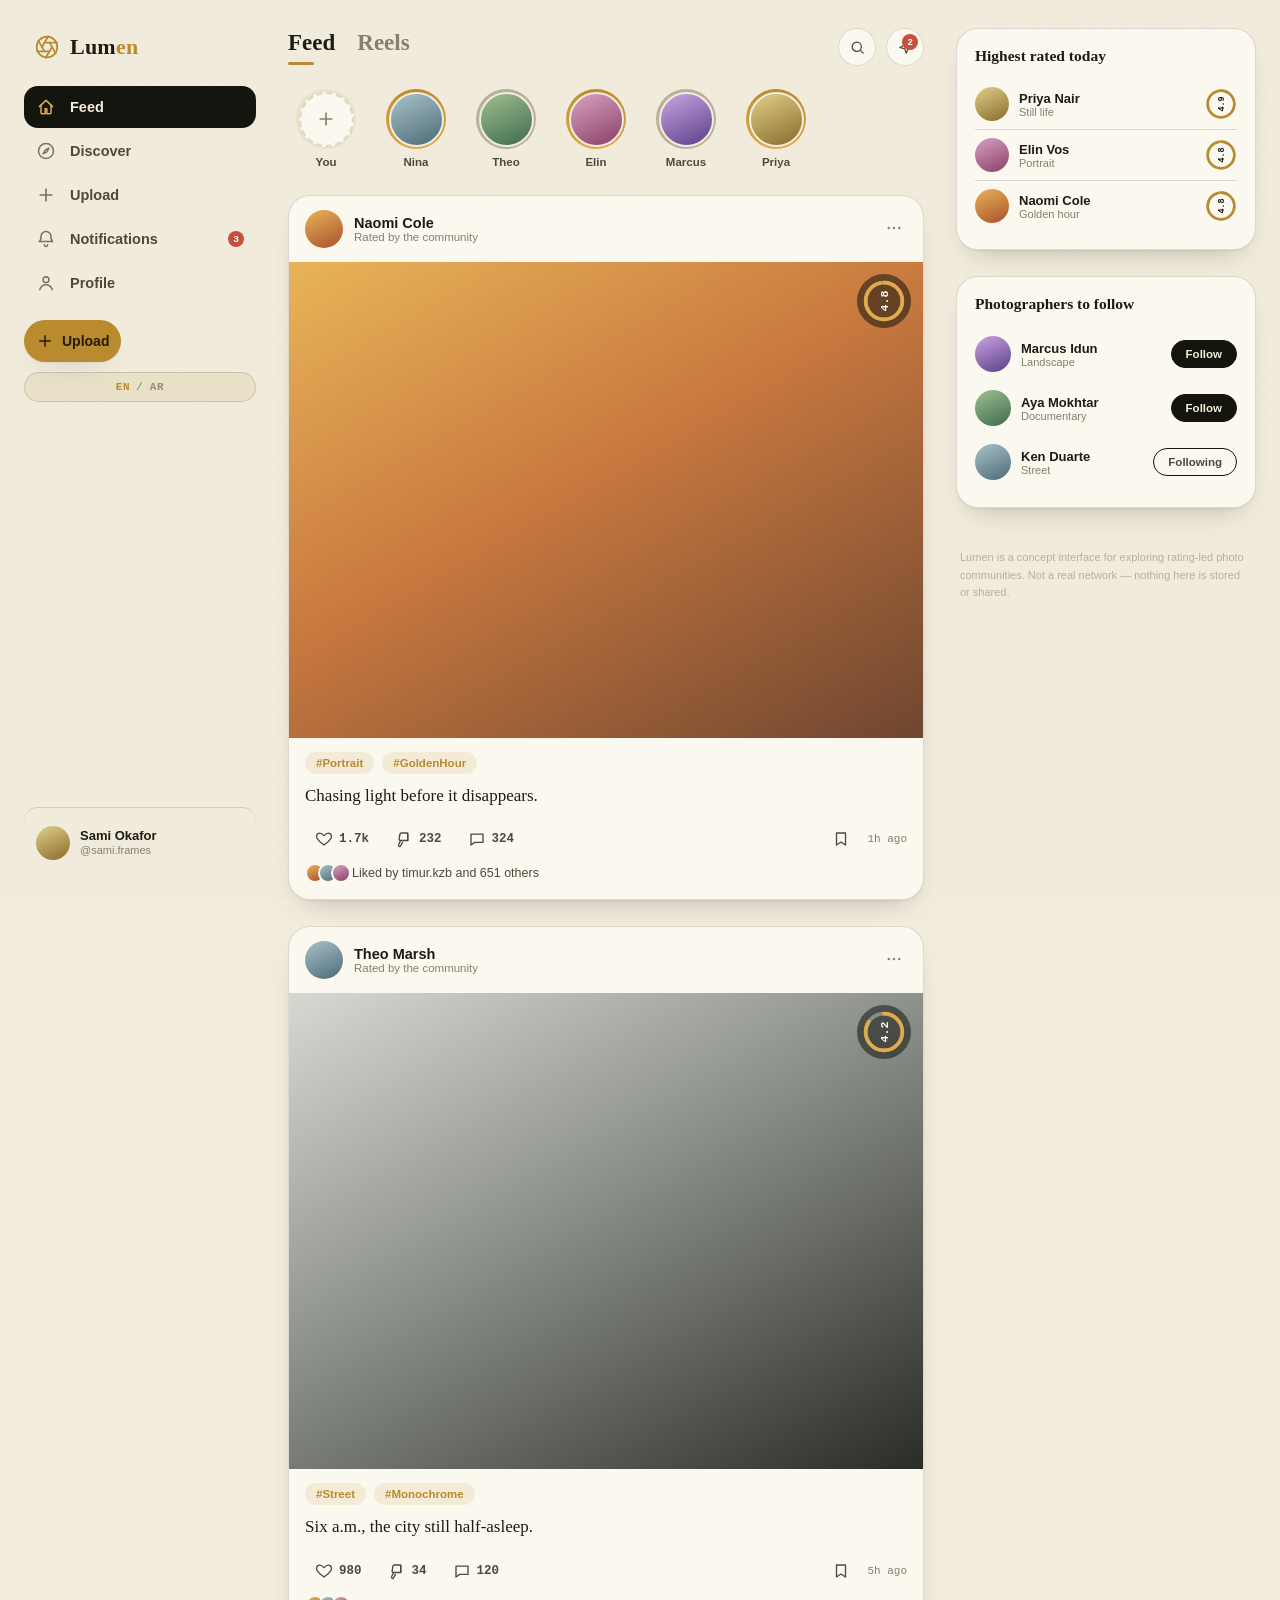
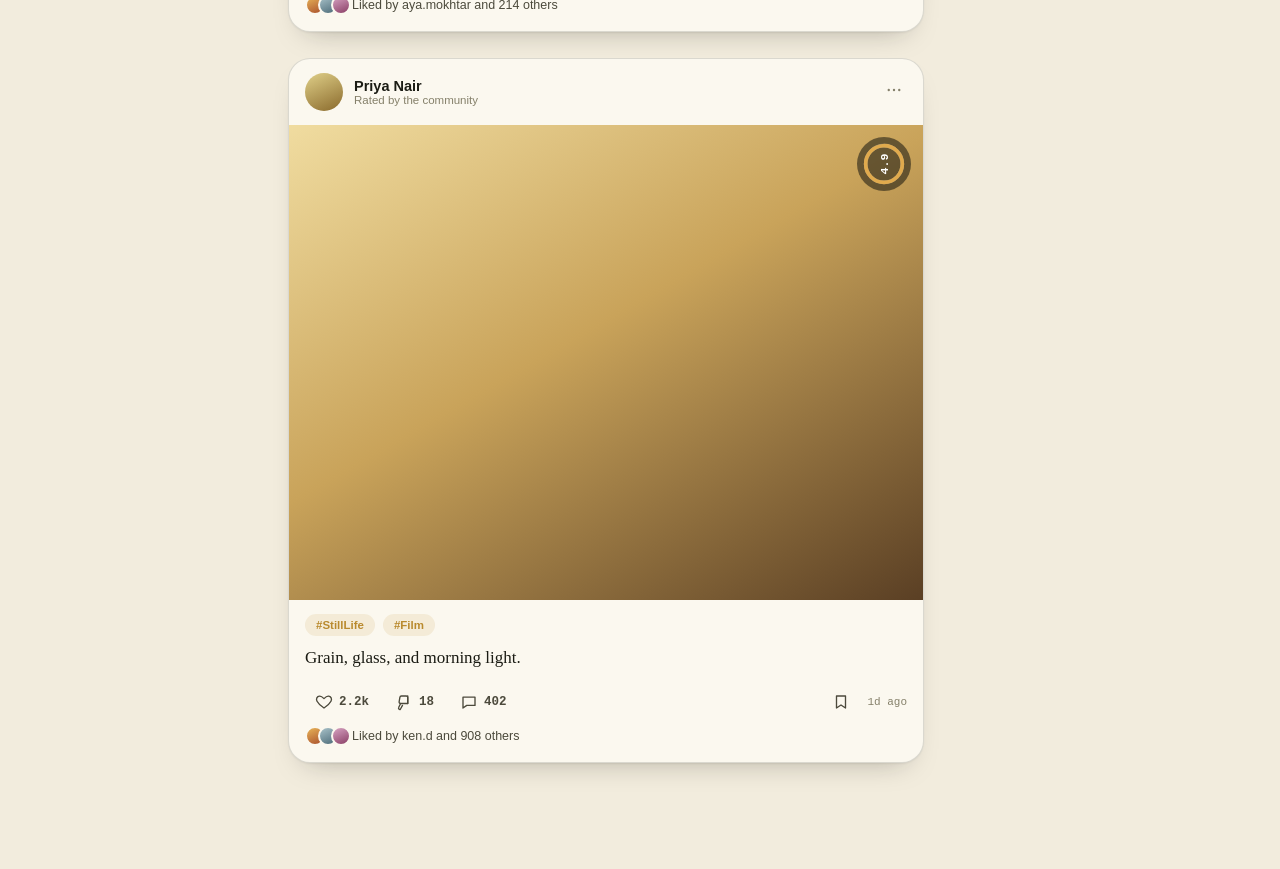
<file: index.html>
<!DOCTYPE html>
<html lang="en" dir="ltr">
<head>
<meta charset="UTF-8">
<meta name="viewport" content="width=device-width, initial-scale=1.0">
<title>Lumen — Rate. Shoot. Discover.</title>
<link rel="stylesheet" href="css/style.css">
</head>
<body>

<!-- ============ ICON SPRITE ============ -->
<svg style="display:none">
  <symbol id="i-home" viewBox="0 0 24 24" fill="none" stroke="currentColor" stroke-width="1.8" stroke-linecap="round" stroke-linejoin="round">
    <path d="M4 11.5 12 4l8 7.5"/><path d="M6 10v9a1 1 0 0 0 1 1h4v-6h2v6h4a1 1 0 0 0 1-1v-9"/>
  </symbol>
  <symbol id="i-compass" viewBox="0 0 24 24" fill="none" stroke="currentColor" stroke-width="1.8" stroke-linecap="round" stroke-linejoin="round">
    <circle cx="12" cy="12" r="9"/><path d="M15.5 8.5 13 13l-4.5 2.5L11 11l4.5-2.5Z"/>
  </symbol>
  <symbol id="i-plus" viewBox="0 0 24 24" fill="none" stroke="currentColor" stroke-width="2" stroke-linecap="round">
    <path d="M12 5v14M5 12h14"/>
  </symbol>
  <symbol id="i-bell" viewBox="0 0 24 24" fill="none" stroke="currentColor" stroke-width="1.8" stroke-linecap="round" stroke-linejoin="round">
    <path d="M6 9a6 6 0 0 1 12 0c0 5 2 6 2 6H4s2-1 2-6Z"/><path d="M10 19a2 2 0 0 0 4 0"/>
  </symbol>
  <symbol id="i-user" viewBox="0 0 24 24" fill="none" stroke="currentColor" stroke-width="1.8" stroke-linecap="round" stroke-linejoin="round">
    <circle cx="12" cy="8" r="3.5"/><path d="M4.5 20c1.4-3.8 4.4-5.8 7.5-5.8s6.1 2 7.5 5.8"/>
  </symbol>
  <symbol id="i-search" viewBox="0 0 24 24" fill="none" stroke="currentColor" stroke-width="1.8" stroke-linecap="round" stroke-linejoin="round">
    <circle cx="11" cy="11" r="6.5"/><path d="m20 20-3.6-3.6"/>
  </symbol>
  <symbol id="i-heart" viewBox="0 0 24 24" fill="none" stroke="currentColor" stroke-width="1.8" stroke-linecap="round" stroke-linejoin="round">
    <path d="M12 20s-7-4.6-9.3-9C1 7.6 2.7 4.5 6 4.2c2-.2 3.7.9 6 3.3 2.3-2.4 4-3.5 6-3.3 3.3.3 5 3.4 3.3 6.8C19 15.4 12 20 12 20Z"/>
  </symbol>
  <symbol id="i-thumbs-down" viewBox="0 0 24 24" fill="none" stroke="currentColor" stroke-width="1.8" stroke-linecap="round" stroke-linejoin="round">
    <path d="M17 14V4"/><path d="M17 14H7.5a2 2 0 0 1-2-2.3l1-6A2 2 0 0 1 8.5 4H15a2 2 0 0 1 2 2v8Z"/><path d="M7.5 14 5 19a2 2 0 0 0 2 3l.5-1 2.5-4.5"/>
  </symbol>
  <symbol id="i-comment" viewBox="0 0 24 24" fill="none" stroke="currentColor" stroke-width="1.8" stroke-linecap="round" stroke-linejoin="round">
    <path d="M4 5.5h16v11H9L4 20V5.5Z"/>
  </symbol>
  <symbol id="i-bookmark" viewBox="0 0 24 24" fill="none" stroke="currentColor" stroke-width="1.8" stroke-linecap="round" stroke-linejoin="round">
    <path d="M6 4h12v16l-6-4-6 4V4Z"/>
  </symbol>
  <symbol id="i-more" viewBox="0 0 24 24" fill="currentColor">
    <circle cx="5" cy="12" r="1.6"/><circle cx="12" cy="12" r="1.6"/><circle cx="19" cy="12" r="1.6"/>
  </symbol>
  <symbol id="i-grid" viewBox="0 0 24 24" fill="none" stroke="currentColor" stroke-width="1.8" stroke-linejoin="round">
    <rect x="4" y="4" width="7" height="7" rx="1.2"/><rect x="13" y="4" width="7" height="7" rx="1.2"/><rect x="4" y="13" width="7" height="7" rx="1.2"/><rect x="13" y="13" width="7" height="7" rx="1.2"/>
  </symbol>
  <symbol id="i-tag" viewBox="0 0 24 24" fill="none" stroke="currentColor" stroke-width="1.8" stroke-linecap="round" stroke-linejoin="round">
    <path d="M11.5 4H5v6.5L15 20l6.5-6.5L11.5 4Z"/><circle cx="8.5" cy="8" r="1.2"/>
  </symbol>
  <symbol id="i-lock" viewBox="0 0 24 24" fill="none" stroke="currentColor" stroke-width="1.8" stroke-linecap="round" stroke-linejoin="round">
    <rect x="5" y="10.5" width="14" height="9.5" rx="1.6"/><path d="M8 10.5V7a4 4 0 0 1 8 0v3.5"/>
  </symbol>
  <symbol id="i-chevron-left" viewBox="0 0 24 24" fill="none" stroke="currentColor" stroke-width="2" stroke-linecap="round" stroke-linejoin="round">
    <path d="M15 5 8 12l7 7"/>
  </symbol>
  <symbol id="i-chevron-down" viewBox="0 0 24 24" fill="none" stroke="currentColor" stroke-width="2.4" stroke-linecap="round" stroke-linejoin="round">
    <path d="M6 9l6 6 6-6"/>
  </symbol>
  <symbol id="i-x" viewBox="0 0 24 24" fill="none" stroke="currentColor" stroke-width="2" stroke-linecap="round">
    <path d="M5 5l14 14M19 5 5 19"/>
  </symbol>
  <symbol id="i-send" viewBox="0 0 24 24" fill="none" stroke="currentColor" stroke-width="1.8" stroke-linecap="round" stroke-linejoin="round">
    <path d="M4 12 20 4 13 20l-2-6-7-2Z"/>
  </symbol>
  <symbol id="i-aperture" viewBox="0 0 24 24" fill="none" stroke="currentColor" stroke-width="1.6" stroke-linecap="round">
    <circle cx="12" cy="12" r="9.5"/>
    <line x1="14.3" y1="8" x2="20" y2="17.9"/>
    <line x1="9.7" y1="8" x2="21.1" y2="8"/>
    <line x1="7.4" y1="12" x2="13.1" y2="2.1"/>
    <line x1="9.7" y1="16" x2="4" y2="6.1"/>
    <line x1="14.3" y1="16" x2="2.8" y2="16"/>
    <line x1="16.6" y1="12" x2="10.9" y2="21.9"/>
  </symbol>
  <symbol id="i-film" viewBox="0 0 24 24" fill="none" stroke="currentColor" stroke-width="1.8" stroke-linejoin="round">
    <rect x="3.5" y="4" width="17" height="16" rx="1.6"/><path d="M8 4v16M16 4v16M3.5 9h4.5M16 9h4.5M3.5 15h4.5M16 15h4.5"/>
  </symbol>
  <symbol id="i-check" viewBox="0 0 24 24" fill="none" stroke="currentColor" stroke-width="2.2" stroke-linecap="round" stroke-linejoin="round">
    <path d="M5 12.5 9.5 17 19 6.5"/>
  </symbol>
  <symbol id="i-check-circle" viewBox="0 0 24 24" fill="none" stroke="currentColor" stroke-width="1.8" stroke-linecap="round" stroke-linejoin="round">
    <circle cx="12" cy="12" r="9"/><path d="m8 12.5 2.5 2.5L16 9.5"/>
  </symbol>
  <symbol id="i-paperclip" viewBox="0 0 24 24" fill="none" stroke="currentColor" stroke-width="1.8" stroke-linecap="round" stroke-linejoin="round">
    <path d="M21.4 11.1 12.2 20.3a5 5 0 0 1-7.1-7.1L14.5 3.8a3.5 3.5 0 0 1 5 5L10.2 18a1.5 1.5 0 0 1-2.1-2.1l8.1-8.1"/>
  </symbol>
  <symbol id="i-image" viewBox="0 0 24 24" fill="none" stroke="currentColor" stroke-width="1.8" stroke-linecap="round" stroke-linejoin="round">
    <rect x="3" y="3" width="18" height="18" rx="2.2"/><circle cx="8.5" cy="8.5" r="1.6"/><path d="m21 15.5-5-5-8.5 8.5"/>
  </symbol>
  <symbol id="i-mic" viewBox="0 0 24 24" fill="none" stroke="currentColor" stroke-width="1.8" stroke-linecap="round" stroke-linejoin="round">
    <rect x="9" y="2" width="6" height="12" rx="3"/><path d="M5.5 11a6.5 6.5 0 0 0 13 0"/><line x1="12" y1="17.5" x2="12" y2="21.5"/><line x1="8" y1="21.5" x2="16" y2="21.5"/>
  </symbol>
  <symbol id="i-play" viewBox="0 0 24 24" fill="currentColor">
    <path d="M7 4.5v15l13-7.5Z"/>
  </symbol>
  <symbol id="i-pause" viewBox="0 0 24 24" fill="currentColor">
    <rect x="6.5" y="4.5" width="4.2" height="15"/><rect x="13.3" y="4.5" width="4.2" height="15"/>
  </symbol>
  <symbol id="i-download" viewBox="0 0 24 24" fill="none" stroke="currentColor" stroke-width="1.8" stroke-linecap="round" stroke-linejoin="round">
    <path d="M21 15v3.5a2 2 0 0 1-2 2H5a2 2 0 0 1-2-2V15"/><path d="m7.5 10.5 4.5 4.5 4.5-4.5"/><line x1="12" y1="14.5" x2="12" y2="3"/>
  </symbol>
  <symbol id="i-file" viewBox="0 0 24 24" fill="none" stroke="currentColor" stroke-width="1.8" stroke-linecap="round" stroke-linejoin="round">
    <path d="M13.5 2.5H7a1.5 1.5 0 0 0-1.5 1.5v16A1.5 1.5 0 0 0 7 21.5h10a1.5 1.5 0 0 0 1.5-1.5V8Z"/><path d="M13.5 2.5V8H18.5"/>
  </symbol>
  <symbol id="i-trash" viewBox="0 0 24 24" fill="none" stroke="currentColor" stroke-width="1.8" stroke-linecap="round" stroke-linejoin="round">
    <path d="M4 6.5h16"/><path d="M8.5 6.5v-2a1.5 1.5 0 0 1 1.5-1.5h4a1.5 1.5 0 0 1 1.5 1.5v2"/><path d="M18.3 6.5 17.5 19a2 2 0 0 1-2 1.9H8.5a2 2 0 0 1-2-1.9L5.7 6.5"/>
  </symbol>
  <symbol id="i-edit" viewBox="0 0 24 24" fill="none" stroke="currentColor" stroke-width="1.8" stroke-linecap="round" stroke-linejoin="round">
    <path d="M4 15.5V20h4.5L20 8.5l-4.5-4.5L4 15.5Z"/><path d="m14 5.5 4.5 4.5"/>
  </symbol>
  <symbol id="i-phone" viewBox="0 0 24 24" fill="none" stroke="currentColor" stroke-width="1.8" stroke-linecap="round" stroke-linejoin="round">
    <path d="M6.6 10.8a15 15 0 0 0 6.6 6.6l2.2-2.2a1.2 1.2 0 0 1 1.2-.3c1.3.43 2.7.66 4.1.66.66 0 1.2.54 1.2 1.2V21c0 .66-.54 1.2-1.2 1.2C10.6 22.2 1.8 13.4 1.8 2.4c0-.66.54-1.2 1.2-1.2H7c.66 0 1.2.54 1.2 1.2 0 1.4.23 2.8.66 4.1.13.42.02.9-.3 1.2L6.6 10.8Z"/>
  </symbol>
  <symbol id="i-video" viewBox="0 0 24 24" fill="none" stroke="currentColor" stroke-width="1.8" stroke-linecap="round" stroke-linejoin="round">
    <rect x="2.5" y="6" width="13" height="12" rx="1.8"/><path d="m15.5 10.5 6-3.2v9.4l-6-3.2Z"/>
  </symbol>
  <symbol id="i-info" viewBox="0 0 24 24" fill="none" stroke="currentColor" stroke-width="1.8" stroke-linecap="round" stroke-linejoin="round">
    <circle cx="12" cy="12" r="9.5"/><line x1="12" y1="11" x2="12" y2="16.5"/><circle cx="12" cy="7.7" r=".25" fill="currentColor" stroke="none"/>
  </symbol>
  <symbol id="i-smile" viewBox="0 0 24 24" fill="none" stroke="currentColor" stroke-width="1.8" stroke-linecap="round" stroke-linejoin="round">
    <circle cx="12" cy="12" r="9.5"/><path d="M8 14c1 1.4 2.4 2.2 4 2.2s3-.8 4-2.2"/><circle cx="8.7" cy="9.8" r=".9" fill="currentColor" stroke="none"/><circle cx="15.3" cy="9.8" r=".9" fill="currentColor" stroke="none"/>
  </symbol>
</svg>

<!-- ============ APP SHELL ============ -->
<div class="app">

  <!-- LEFT RAIL -->
  <aside class="rail">
    <div class="brand">
      <svg class="icon"><use href="#i-aperture"/></svg>
      <span class="brand-name">Lum<em>en</em></span>
    </div>

    <nav class="nav-list">
      <button class="nav-item active" data-view="feed">
        <svg class="icon"><use href="#i-home"/></svg><span class="label" data-i18n="feed">Feed</span>
      </button>
      <button class="nav-item" data-action="toast" data-msg="Discover is being calibrated — soon.">
        <svg class="icon"><use href="#i-compass"/></svg><span class="label" data-i18n="discover">Discover</span>
      </button>
      <div class="upload-menu-wrap">
        <button class="nav-item" id="navCreateBtn" type="button">
          <svg class="icon"><use href="#i-plus"/></svg><span class="label" data-i18n="upload">Create</span>
        </button>
        <div class="upload-menu pos-below" id="navCreateMenu" hidden>
          <a href="create-post.html">
            <svg class="icon"><use href="#i-image"/></svg><span data-i18n="newPost">New Post</span>
          </a>
          <a href="create-reel.html">
            <svg class="icon"><use href="#i-film"/></svg><span data-i18n="newReel">New Reel</span>
          </a>
          <a href="create-story.html">
            <svg class="icon"><use href="#i-aperture"/></svg><span data-i18n="newStory">New Story</span>
          </a>
          <a href="create-live.html">
            <svg class="icon"><use href="#i-play"/></svg><span data-i18n="goLive">Go Live</span>
          </a>
          <a href="create-ad.html">
            <svg class="icon"><use href="#i-tag"/></svg><span data-i18n="createAd">Create Advertisement</span>
          </a>
        </div>
      </div>
      <button class="nav-item" data-view="notifications">
        <svg class="icon"><use href="#i-bell"/></svg><span class="label" data-i18n="notifications">Notifications</span>
        <span class="nav-badge" id="notifBadge" hidden></span>
      </button>
      <button class="nav-item" data-view="profile">
        <svg class="icon"><use href="#i-user"/></svg><span class="label" data-i18n="profile">Profile</span>
      </button>
    </nav>

    <div class="upload-menu-wrap">
      <button class="rail-create" id="railCreateBtn" type="button">
        <svg class="icon"><use href="#i-plus"/></svg><span data-i18n="upload">New post</span>
      </button>
      <div class="upload-menu pos-above" id="railCreateMenu" hidden>
        <a href="create-post.html">
          <svg class="icon"><use href="#i-image"/></svg><span data-i18n="newPost">New Post</span>
        </a>
        <a href="create-reel.html">
          <svg class="icon"><use href="#i-film"/></svg><span data-i18n="newReel">New Reel</span>
        </a>
        <a href="create-story.html">
          <svg class="icon"><use href="#i-aperture"/></svg><span data-i18n="newStory">New Story</span>
        </a>
        <a href="create-live.html">
          <svg class="icon"><use href="#i-play"/></svg><span data-i18n="goLive">Go Live</span>
        </a>
        <a href="create-ad.html">
          <svg class="icon"><use href="#i-tag"/></svg><span data-i18n="createAd">Create Advertisement</span>
        </a>
      </div>
    </div>

    <button class="lang-toggle" id="langToggle" type="button" aria-label="Switch language">
      <span class="lang-cur">EN</span><span class="lang-sep">/</span><span class="lang-other">AR</span>
    </button>

    <div class="rail-footer">
      <div class="avatar grad-6" style="width:34px;height:34px;border-radius:50%;"></div>
      <div class="who"><b>Sami Okafor</b><span>@sami.frames</span></div>
    </div>
  </aside>

  <!-- MAIN -->
  <main class="main">

    <!-- FEED VIEW -->
    <section class="view active" id="view-feed">
      <div class="topbar">
        <div class="feed-tabs">
          <button class="feed-tab active" data-tab="feed" data-i18n="feed">Feed</button>
          <button class="feed-tab" data-tab="reels" data-i18n="reels">Reels</button>
        </div>
        <div class="topbar-actions">
          <button class="icon-btn" data-action="toast" data-msg="Search coming into focus soon." data-i18n-title="search" title="Search"><svg class="icon"><use href="#i-search"/></svg></button>
          <button class="icon-btn" data-view="messages" data-i18n-title="messages" title="Messages"><svg class="icon"><use href="#i-send"/></svg><span class="nav-badge nav-badge-topbar" id="msgBadge" hidden></span></button>
        </div>
      </div>

      <div class="stories" id="storiesRail"></div>

      <div id="feedPanel">
        <div id="postsList"></div>
      </div>

      <div id="reelsPanel" style="display:none;">
        <div class="empty">
          <svg class="icon"><use href="#i-film"/></svg>
          <h3>No reels rated yet</h3>
          <p>Motion pieces from creators you follow will land here once they're scored by the community.</p>
        </div>
      </div>
    </section>

    <!-- PROFILE VIEW -->
    <section class="view" id="view-profile">
      <div class="profile-head">
        <div class="avatar grad-1" style="width:88px;height:88px;"></div>
        <div class="profile-info">
          <h2>Sami Okafor</h2>
          <div class="handle">@sami.frames · Lagos, NG</div>
          <p>Documentary and portrait work across West Africa. Shooting on film since 2014 — grain over gloss.</p>
          <div class="profile-stats">
            <div><b>45</b><span>Posts</span></div>
            <div><b>12.4k</b><span>Followers</span></div>
            <div><b>98</b><span>Following</span></div>
          </div>
        </div>
        <div class="profile-cta">
          <button class="btn-outline" data-action="toast" data-msg="Message composer opening…">Message</button>
          <button class="follow-btn" data-follow="self">Follow</button>
        </div>
      </div>

      <div class="gallery-tabs">
        <button class="g-tab active" data-gtab="gallery"><svg class="icon"><use href="#i-grid"/></svg>Gallery</button>
        <button class="g-tab" data-gtab="tags"><svg class="icon"><use href="#i-tag"/></svg>Tags</button>
      </div>

      <div id="galleryPanel" class="gallery-grid"></div>
      <div id="tagsPanel" class="tags-panel" style="display:none;"></div>
    </section>

    <!-- NOTIFICATIONS VIEW -->
    <section class="view" id="view-notifications">
      <div class="topbar">
        <h2 class="view-title" data-i18n="notifications">Notifications</h2>
        <button class="text-action" id="markAllReadBtn" data-i18n="markAllRead">Mark all as read</button>
      </div>

      <div id="notifNewGroup">
        <div class="eyebrow notif-eyebrow" data-i18n="newNotifications">New</div>
        <div class="notif-list" id="notifNewList"></div>
      </div>
      <div id="notifEarlierGroup">
        <div class="eyebrow notif-eyebrow" data-i18n="earlier">Earlier</div>
        <div class="notif-list" id="notifEarlierList"></div>
      </div>
    </section>

    <!-- MESSAGES VIEW -->
    <section class="view" id="view-messages">
      <div class="msg-layout">
        <div class="msg-list-pane">
          <div class="msg-list-head">
            <div class="msg-list-head-top">
              <button type="button" class="msg-account-switch" data-action="toast" data-msg="Account switching isn't wired up yet.">
                <span>sami.frames</span>
                <svg class="icon"><use href="#i-chevron-down"/></svg>
              </button>
              <button class="icon-btn" id="newMsgBtn" type="button" data-action="toast" data-msg="Starting a new conversation isn't wired up yet." data-i18n-title="newMessage" title="New message" aria-label="New message">
                <svg class="icon"><use href="#i-edit"/></svg>
              </button>
            </div>
            <div class="msg-search-wrap">
              <svg class="icon"><use href="#i-search"/></svg>
              <input type="text" id="msgSearchInput" data-i18n-placeholder="searchMessages" placeholder="Search messages">
            </div>
            <div class="msg-filter-tabs" id="msgFilterTabs">
              <button type="button" class="msg-filter-tab active" data-msgtab="primary">Primary</button>
              <button type="button" class="msg-filter-tab" data-msgtab="requests">Requests</button>
            </div>
          </div>
          <div class="msg-list" id="msgList"></div>
        </div>
        <div class="msg-thread-pane" id="msgThreadPane">
          <div class="msg-empty" id="msgEmptyState">
            <svg class="icon"><use href="#i-send"/></svg>
            <h3 data-i18n="noConversation">Your messages</h3>
            <p data-i18n="noConversationSub">Pick a conversation from the list to see it here.</p>
          </div>
          <div class="msg-thread" id="msgThread" hidden>
            <div class="msg-thread-head">
              <button class="circle-btn-light msg-back" id="msgBackBtn" aria-label="Back">
                <svg class="icon"><use href="#i-chevron-left"/></svg>
              </button>
              <button type="button" class="msg-thread-identity" data-action="toast" data-msg="Profile preview isn't wired up yet.">
                <div class="avatar-wrap">
                  <div class="avatar" id="threadAvatar" style="width:36px;height:36px;"></div>
                  <span class="status-dot" id="threadStatusDot" hidden></span>
                </div>
                <div class="msg-thread-who"><b id="threadName"></b><span id="threadStatus" data-i18n="activeRecently">Active recently</span></div>
              </button>
              <div class="msg-thread-actions">
                <button type="button" class="circle-btn-light" data-action="toast" data-msg="Voice calling isn't wired up yet." data-i18n-aria="voiceCall" aria-label="Voice call">
                  <svg class="icon"><use href="#i-phone"/></svg>
                </button>
                <button type="button" class="circle-btn-light" data-action="toast" data-msg="Video calling isn't wired up yet." data-i18n-aria="videoCall" aria-label="Video call">
                  <svg class="icon"><use href="#i-video"/></svg>
                </button>
                <button type="button" class="circle-btn-light" data-action="toast" data-msg="Conversation info isn't wired up yet." data-i18n-aria="convInfo" aria-label="Conversation info">
                  <svg class="icon"><use href="#i-info"/></svg>
                </button>
              </div>
            </div>
            <div class="msg-bubbles" id="msgBubbles"></div>
            <form class="msg-composer" id="msgComposer">
              <div class="attach-wrap">
                <button type="button" class="circle-btn-light msg-attach-btn" id="attachBtn" data-i18n-aria="attachFile" aria-label="Attach">
                  <svg class="icon"><use href="#i-paperclip"/></svg>
                </button>
                <div class="attach-menu" id="attachMenu" hidden>
                  <button type="button" data-attach="media">
                    <svg class="icon"><use href="#i-image"/></svg><span data-i18n="sendPhotoVideo">Photo or video</span>
                  </button>
                  <button type="button" data-attach="file">
                    <svg class="icon"><use href="#i-file"/></svg><span data-i18n="sendDocument">Document</span>
                  </button>
                </div>
              </div>

              <input type="file" id="mediaInput" accept="image/*,video/*" multiple hidden>
              <input type="file" id="fileInput" accept=".pdf,.doc,.docx,.xls,.xlsx,.ppt,.pptx,.zip,.txt,.csv" multiple hidden>

              <div class="composer-input-wrap" id="composerInputWrap">
                <input type="text" id="msgInput" data-i18n-placeholder="typeMessage" placeholder="Type a message…" autocomplete="off">
                <button type="button" class="composer-emoji-btn" data-action="toast" data-msg="Emoji picker isn't wired up yet." data-i18n-aria="emoji" aria-label="Emoji">
                  <svg class="icon"><use href="#i-smile"/></svg>
                </button>
              </div>

              <div class="recording-indicator" id="recordingIndicator">
                <span class="recording-dot"></span>
                <span class="recording-time" id="recordingTime">0:00</span>
                <span class="recording-hint" data-i18n="recordingVoice">Recording…</span>
              </div>

              <button type="button" class="circle-btn-light msg-cancel-record" id="cancelRecordBtn" data-i18n-aria="cancelRecording" aria-label="Cancel recording">
                <svg class="icon"><use href="#i-trash"/></svg>
              </button>

              <button type="button" class="circle-btn-brass msg-mic-btn" id="micBtn" data-i18n-aria="recordVoice" aria-label="Record voice message">
                <svg class="icon"><use href="#i-mic"/></svg>
              </button>

              <button type="submit" class="msg-send-text" id="sendBtn" hidden>Send</button>
            </form>
          </div>
        </div>
      </div>
    </section>

  </main>

  <!-- RIGHT SIDEBAR -->
  <aside class="side">
    <div class="side-card">
      <h4>Highest rated today</h4>
      <div id="topRatedList"></div>
    </div>
    <div class="side-card">
      <h4>Photographers to follow</h4>
      <div id="suggestList"></div>
    </div>
    <p class="footer-note">Lumen is a concept interface for exploring rating-led photo communities. Not a real network — nothing here is stored or shared.</p>
  </aside>

</div>

<!-- ============ STORY VIEWER ============ -->
<div class="viewer" id="viewer">
  <div class="viewer-frame">
    <div class="viewer-tint"></div>
    <div class="viewer-progress" id="viewerProgress"></div>

    <div class="viewer-top">
      <div class="viewer-who">
        <div class="avatar" id="viewerAvatar" style="width:32px;height:32px;"></div>
        <div><b id="viewerName"></b><span id="viewerMeta"></span></div>
      </div>
      <button class="circle-btn" id="viewerClose"><svg class="icon"><use href="#i-x"/></svg></button>
    </div>

    <div class="viewer-tapzones">
      <div id="zonePrev"></div>
      <div id="zoneNext"></div>
    </div>

    <div class="viewer-rail-left">
      <svg class="meter" id="viewerMeter" viewBox="0 0 36 36" width="52" height="52">
        <circle class="meter-track" cx="18" cy="18" r="15"></circle>
        <circle class="meter-fill" cx="18" cy="18" r="15"></circle>
        <text x="18" y="21" class="meter-text"></text>
      </svg>
      <div class="day-pill"><b>12 days</b>ago</div>
    </div>

    <div class="viewer-rail-right">
      <div class="action"><button class="circle-btn" id="viewerLike"><svg class="icon"><use href="#i-heart"/></svg></button><span class="count" id="viewerLikeCount"></span></div>
      <div class="action"><button class="circle-btn" id="viewerDislike"><svg class="icon"><use href="#i-thumbs-down"/></svg></button><span class="count" id="viewerDislikeCount"></span></div>
      <div class="rule"></div>
      <div class="action"><button class="circle-btn" data-action="toast" data-msg="Comments opening…"><svg class="icon"><use href="#i-comment"/></svg></button><span class="count" id="viewerCommentCount"></span></div>
      <div class="action"><button class="circle-btn" id="viewerSave"><svg class="icon"><use href="#i-bookmark"/></svg></button><span class="count" id="viewerSaveCount"></span></div>
    </div>

    <div class="viewer-bottom">
      <div class="viewer-follow-row">
        <button class="follow-btn" id="viewerFollow">Follow</button>
      </div>
      <div class="viewer-caption" id="viewerCaption"></div>
      <div class="viewer-likes"><div class="avatar grad-3" style="width:16px;height:16px;"></div><span id="viewerLikesLine"></span></div>
    </div>
  </div>
</div>

<div class="toast-stack" id="toastStack"></div>

<script src="js/i18n.js"></script>
<script src="js/app.js" defer></script>
</body>
</html>
</file>
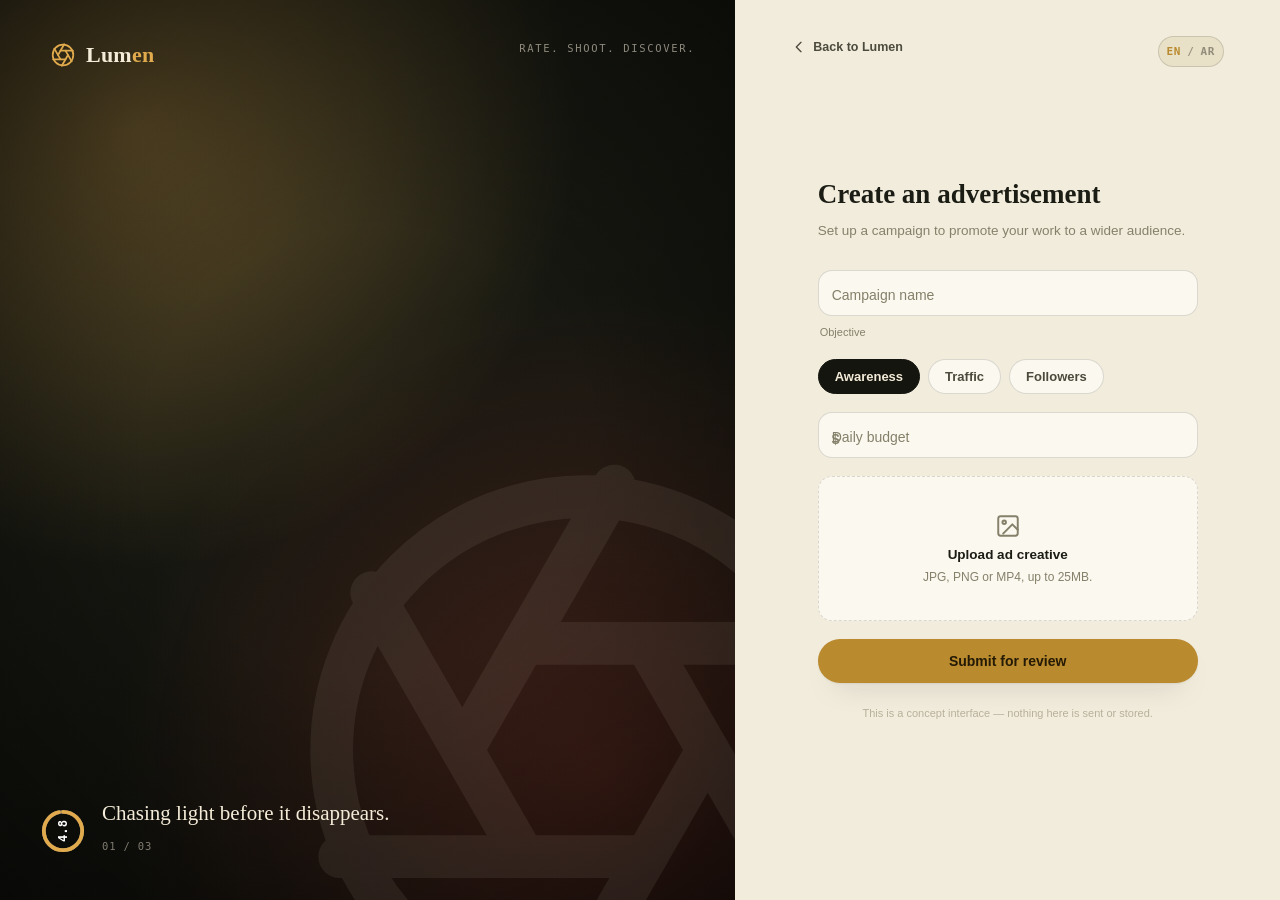
<file: create-ad.html>
<!DOCTYPE html>
<html lang="en" dir="ltr">
<head>
<meta charset="UTF-8">
<meta name="viewport" content="width=device-width, initial-scale=1.0">
<title>Create advertisement — Lumen</title>
<link rel="stylesheet" href="css/style.css">
</head>
<body>

<!-- ============ ICON SPRITE ============ -->
<svg style="display:none">
  <symbol id="i-aperture" viewBox="0 0 24 24" fill="none" stroke="currentColor" stroke-width="1.6" stroke-linecap="round">
    <circle cx="12" cy="12" r="9.5"/>
    <line x1="14.3" y1="8" x2="20" y2="17.9"/>
    <line x1="9.7" y1="8" x2="21.1" y2="8"/>
    <line x1="7.4" y1="12" x2="13.1" y2="2.1"/>
    <line x1="9.7" y1="16" x2="4" y2="6.1"/>
    <line x1="14.3" y1="16" x2="2.8" y2="16"/>
    <line x1="16.6" y1="12" x2="10.9" y2="21.9"/>
  </symbol>
  <symbol id="i-chevron-left" viewBox="0 0 24 24" fill="none" stroke="currentColor" stroke-width="2" stroke-linecap="round" stroke-linejoin="round">
    <path d="M15 5 8 12l7 7"/>
  </symbol>
  <symbol id="i-tag" viewBox="0 0 24 24" fill="none" stroke="currentColor" stroke-width="1.8" stroke-linecap="round" stroke-linejoin="round">
    <path d="M11.5 4H5v6.5L15 20l6.5-6.5L11.5 4Z"/><circle cx="8.5" cy="8" r="1.2"/>
  </symbol>
  <symbol id="i-image" viewBox="0 0 24 24" fill="none" stroke="currentColor" stroke-width="1.8" stroke-linecap="round" stroke-linejoin="round">
    <rect x="3" y="3" width="18" height="18" rx="2.2"/><circle cx="8.5" cy="8.5" r="1.6"/><path d="m21 15.5-5-5-8.5 8.5"/>
  </symbol>
  <symbol id="i-x" viewBox="0 0 24 24" fill="none" stroke="currentColor" stroke-width="2" stroke-linecap="round">
    <path d="M5 5l14 14M19 5 5 19"/>
  </symbol>
  <symbol id="i-check" viewBox="0 0 24 24" fill="none" stroke="currentColor" stroke-width="2.2" stroke-linecap="round" stroke-linejoin="round">
    <path d="M5 12.5 9.5 17 19 6.5"/>
  </symbol>
</svg>

<div class="auth-shell">

  <!-- ============ CINEMATIC SCENE ============ -->
  <section class="auth-scene" aria-hidden="true">
    <div class="auth-scene-bg"></div>
    <div class="auth-scene-grain"></div>
    <div class="auth-scene-vignette"></div>
    <svg class="auth-aperture-mark"><use href="#i-aperture"/></svg>

    <div class="auth-scene-top">
      <div class="brand">
        <svg class="icon"><use href="#i-aperture"/></svg>
        <span class="brand-name">Lum<em>en</em></span>
      </div>
      <span class="auth-scene-tag" data-i18n="brandTag">Rate. Shoot. Discover.</span>
    </div>

    <div class="auth-scene-caption">
      <div class="meter-wrap" id="sceneMeter"></div>
      <div class="auth-scene-caption-text">
        <p id="sceneCaption" data-i18n="caption1">Chasing light before it disappears.</p>
        <span class="auth-scene-index" id="sceneIndex">01 / 03</span>
      </div>
    </div>
  </section>

  <!-- ============ COMPOSER PANEL ============ -->
  <section class="auth-panel">
    <div class="auth-panel-top">
      <a class="auth-back" href="index.html">
        <svg class="icon"><use href="#i-chevron-left"/></svg>
        <span data-i18n="backToHome">Back to Lumen</span>
      </a>
      <button class="lang-toggle" id="langToggle" type="button" aria-label="Switch language">
        <span class="lang-cur">EN</span><span class="lang-sep">/</span><span class="lang-other">AR</span>
      </button>
    </div>

    <div class="auth-card">

      <!-- STATE 1: campaign form -->
      <div class="auth-state active" id="stateForm">
        <h1 data-i18n="createAdTitle">Create an advertisement</h1>
        <p class="auth-sub" data-i18n="createAdSub">Set up a campaign to promote your work to a wider audience.</p>

        <form id="adForm" class="auth-form" novalidate>
          <div class="field">
            <input type="text" id="campaignName" name="campaignName" required placeholder=" ">
            <label for="campaignName" data-i18n="campaignNameLabel">Campaign name</label>
          </div>

          <p class="field-hint" style="margin-top:-10px;" data-i18n="objectiveLabel">Objective</p>
          <div class="chip-row" id="objectiveRow">
            <button type="button" class="chip-option active" data-objective="awareness" data-i18n="objectiveAwareness">Awareness</button>
            <button type="button" class="chip-option" data-objective="traffic" data-i18n="objectiveTraffic">Traffic</button>
            <button type="button" class="chip-option" data-objective="followers" data-i18n="objectiveFollowers">Followers</button>
          </div>

          <div class="field field-prefix-wrap">
            <span class="field-prefix">$</span>
            <input type="number" id="budget" name="budget" min="1" step="1" required placeholder=" ">
            <label for="budget" data-i18n="budgetLabel">Daily budget</label>
          </div>

          <label class="dropzone" id="dropzone" for="adMediaInput">
            <svg class="icon"><use href="#i-image"/></svg>
            <p class="dropzone-label" data-i18n="adMediaLabel">Upload ad creative</p>
            <p class="dropzone-hint" data-i18n="adMediaHint">JPG, PNG or MP4, up to 25MB.</p>
          </label>
          <input type="file" id="adMediaInput" accept="image/png,image/jpeg,video/mp4" hidden>

          <button type="submit" class="btn-primary auth-submit" id="submitBtn">
            <span data-i18n="adSubmitBtn">Submit for review</span>
          </button>
        </form>
      </div>

      <!-- STATE 2: success -->
      <div class="auth-state auth-center" id="stateDone">
        <div class="auth-icon-circle is-success">
          <svg class="icon"><use href="#i-check"/></svg>
        </div>
        <h1 data-i18n="adSuccessTitle">Ad submitted</h1>
        <p class="auth-sub" data-i18n="adSuccessSub">Your campaign has been submitted for review. This is a concept preview only.</p>

        <a href="index.html" class="btn-primary auth-submit" style="display:block;text-align:center;text-decoration:none;box-sizing:border-box;" data-i18n="backToFeed">Back to feed</a>
      </div>

    </div>

    <p class="auth-note" data-i18n="conceptNote">This is a concept interface — nothing here is sent or stored.</p>
  </section>

</div>

<div class="toast-stack" id="toastStack"></div>

<script src="js/i18n.js"></script>
<script src="js/create-ad.js" defer></script>
</body>
</html>
</file>
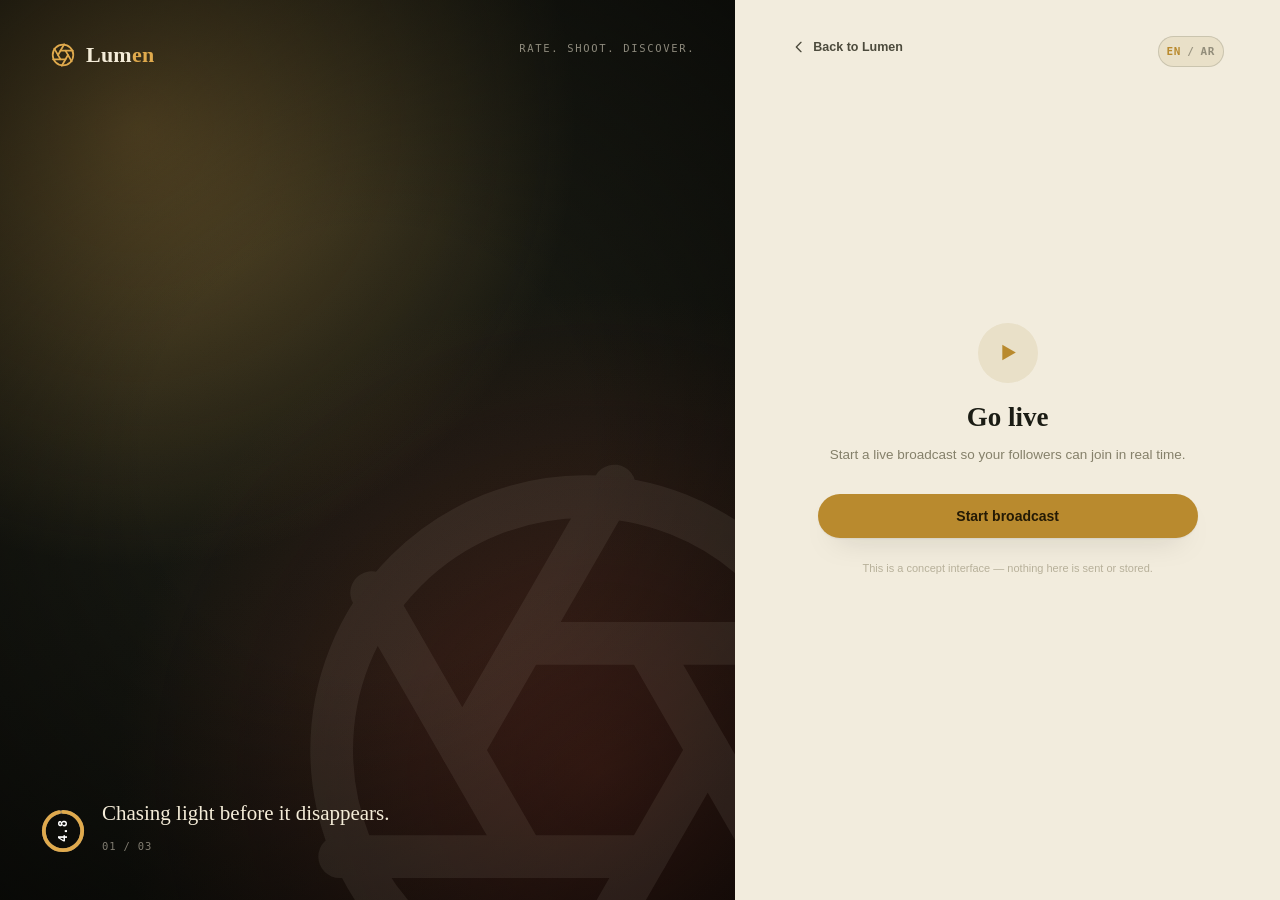
<file: create-live.html>
<!DOCTYPE html>
<html lang="en" dir="ltr">
<head>
<meta charset="UTF-8">
<meta name="viewport" content="width=device-width, initial-scale=1.0">
<title>Go live — Lumen</title>
<link rel="stylesheet" href="css/style.css">
</head>
<body>

<!-- ============ ICON SPRITE ============ -->
<svg style="display:none">
  <symbol id="i-aperture" viewBox="0 0 24 24" fill="none" stroke="currentColor" stroke-width="1.6" stroke-linecap="round">
    <circle cx="12" cy="12" r="9.5"/>
    <line x1="14.3" y1="8" x2="20" y2="17.9"/>
    <line x1="9.7" y1="8" x2="21.1" y2="8"/>
    <line x1="7.4" y1="12" x2="13.1" y2="2.1"/>
    <line x1="9.7" y1="16" x2="4" y2="6.1"/>
    <line x1="14.3" y1="16" x2="2.8" y2="16"/>
    <line x1="16.6" y1="12" x2="10.9" y2="21.9"/>
  </symbol>
  <symbol id="i-chevron-left" viewBox="0 0 24 24" fill="none" stroke="currentColor" stroke-width="2" stroke-linecap="round" stroke-linejoin="round">
    <path d="M15 5 8 12l7 7"/>
  </symbol>
  <symbol id="i-play" viewBox="0 0 24 24" fill="currentColor">
    <path d="M7 4.5v15l13-7.5Z"/>
  </symbol>
</svg>

<div class="auth-shell">

  <!-- ============ CINEMATIC SCENE ============ -->
  <section class="auth-scene" aria-hidden="true">
    <div class="auth-scene-bg"></div>
    <div class="auth-scene-grain"></div>
    <div class="auth-scene-vignette"></div>
    <svg class="auth-aperture-mark"><use href="#i-aperture"/></svg>

    <div class="auth-scene-top">
      <div class="brand">
        <svg class="icon"><use href="#i-aperture"/></svg>
        <span class="brand-name">Lum<em>en</em></span>
      </div>
      <span class="auth-scene-tag" data-i18n="brandTag">Rate. Shoot. Discover.</span>
    </div>

    <div class="auth-scene-caption">
      <div class="meter-wrap" id="sceneMeter"></div>
      <div class="auth-scene-caption-text">
        <p id="sceneCaption" data-i18n="caption1">Chasing light before it disappears.</p>
        <span class="auth-scene-index" id="sceneIndex">01 / 03</span>
      </div>
    </div>
  </section>

  <!-- ============ LIVE PANEL ============ -->
  <section class="auth-panel">
    <div class="auth-panel-top">
      <a class="auth-back" href="index.html">
        <svg class="icon"><use href="#i-chevron-left"/></svg>
        <span data-i18n="backToHome">Back to Lumen</span>
      </a>
      <button class="lang-toggle" id="langToggle" type="button" aria-label="Switch language">
        <span class="lang-cur">EN</span><span class="lang-sep">/</span><span class="lang-other">AR</span>
      </button>
    </div>

    <div class="auth-card">

      <!-- STATE 1: waiting to start -->
      <div class="auth-state auth-center active" id="stateWaiting">
        <div class="auth-icon-circle">
          <svg class="icon"><use href="#i-play"/></svg>
        </div>
        <h1 data-i18n="goLiveTitle">Go live</h1>
        <p class="auth-sub" data-i18n="goLiveSub">Start a live broadcast so your followers can join in real time.</p>

        <button type="button" class="btn-primary auth-submit" id="startBtn">
          <span data-i18n="startBroadcastBtn">Start broadcast</span>
        </button>
      </div>

      <!-- STATE 2: live -->
      <div class="auth-state auth-center" id="stateLive">
        <div class="auth-icon-circle is-live">
          <svg class="icon"><use href="#i-play"/></svg>
        </div>
        <h1 data-i18n="liveNowTitle">You&rsquo;re live</h1>
        <p class="auth-sub" data-i18n="liveNowSub">Your broadcast has started — this is a concept preview only, nothing is actually streamed.</p>

        <button type="button" class="btn-primary auth-submit" id="endBtn">
          <span data-i18n="endBroadcastBtn">End broadcast</span>
        </button>
      </div>

    </div>

    <p class="auth-note" data-i18n="conceptNote">This is a concept interface — nothing here is sent or stored.</p>
  </section>

</div>

<div class="toast-stack" id="toastStack"></div>

<script src="js/i18n.js"></script>
<script src="js/create-live.js" defer></script>
</body>
</html>
</file>
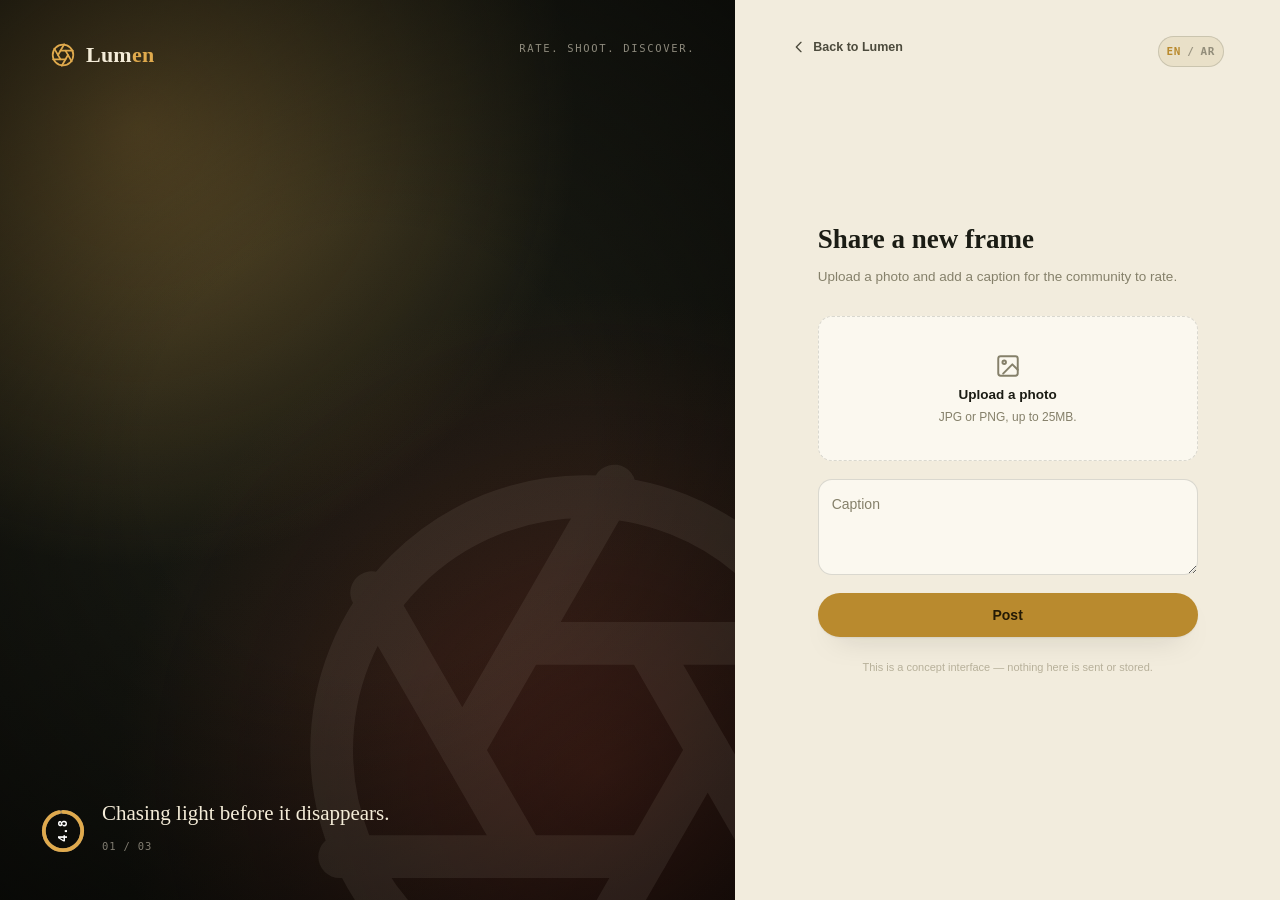
<file: create-post.html>
<!DOCTYPE html>
<html lang="en" dir="ltr">
<head>
<meta charset="UTF-8">
<meta name="viewport" content="width=device-width, initial-scale=1.0">
<title>New post — Lumen</title>
<link rel="stylesheet" href="css/style.css">
</head>
<body>

<!-- ============ ICON SPRITE ============ -->
<svg style="display:none">
  <symbol id="i-aperture" viewBox="0 0 24 24" fill="none" stroke="currentColor" stroke-width="1.6" stroke-linecap="round">
    <circle cx="12" cy="12" r="9.5"/>
    <line x1="14.3" y1="8" x2="20" y2="17.9"/>
    <line x1="9.7" y1="8" x2="21.1" y2="8"/>
    <line x1="7.4" y1="12" x2="13.1" y2="2.1"/>
    <line x1="9.7" y1="16" x2="4" y2="6.1"/>
    <line x1="14.3" y1="16" x2="2.8" y2="16"/>
    <line x1="16.6" y1="12" x2="10.9" y2="21.9"/>
  </symbol>
  <symbol id="i-chevron-left" viewBox="0 0 24 24" fill="none" stroke="currentColor" stroke-width="2" stroke-linecap="round" stroke-linejoin="round">
    <path d="M15 5 8 12l7 7"/>
  </symbol>
  <symbol id="i-image" viewBox="0 0 24 24" fill="none" stroke="currentColor" stroke-width="1.8" stroke-linecap="round" stroke-linejoin="round">
    <rect x="3" y="3" width="18" height="18" rx="2.2"/><circle cx="8.5" cy="8.5" r="1.6"/><path d="m21 15.5-5-5-8.5 8.5"/>
  </symbol>
  <symbol id="i-x" viewBox="0 0 24 24" fill="none" stroke="currentColor" stroke-width="2" stroke-linecap="round">
    <path d="M5 5l14 14M19 5 5 19"/>
  </symbol>
  <symbol id="i-check" viewBox="0 0 24 24" fill="none" stroke="currentColor" stroke-width="2.2" stroke-linecap="round" stroke-linejoin="round">
    <path d="M5 12.5 9.5 17 19 6.5"/>
  </symbol>
</svg>

<div class="auth-shell">

  <!-- ============ CINEMATIC SCENE ============ -->
  <section class="auth-scene" aria-hidden="true">
    <div class="auth-scene-bg"></div>
    <div class="auth-scene-grain"></div>
    <div class="auth-scene-vignette"></div>
    <svg class="auth-aperture-mark"><use href="#i-aperture"/></svg>

    <div class="auth-scene-top">
      <div class="brand">
        <svg class="icon"><use href="#i-aperture"/></svg>
        <span class="brand-name">Lum<em>en</em></span>
      </div>
      <span class="auth-scene-tag" data-i18n="brandTag">Rate. Shoot. Discover.</span>
    </div>

    <div class="auth-scene-caption">
      <div class="meter-wrap" id="sceneMeter"></div>
      <div class="auth-scene-caption-text">
        <p id="sceneCaption" data-i18n="caption1">Chasing light before it disappears.</p>
        <span class="auth-scene-index" id="sceneIndex">01 / 03</span>
      </div>
    </div>
  </section>

  <!-- ============ COMPOSER PANEL ============ -->
  <section class="auth-panel">
    <div class="auth-panel-top">
      <a class="auth-back" href="index.html">
        <svg class="icon"><use href="#i-chevron-left"/></svg>
        <span data-i18n="backToHome">Back to Lumen</span>
      </a>
      <button class="lang-toggle" id="langToggle" type="button" aria-label="Switch language">
        <span class="lang-cur">EN</span><span class="lang-sep">/</span><span class="lang-other">AR</span>
      </button>
    </div>

    <div class="auth-card">

      <!-- STATE 1: composer form -->
      <div class="auth-state active" id="stateForm">
        <h1 data-i18n="createPostTitle">Share a new frame</h1>
        <p class="auth-sub" data-i18n="createPostSub">Upload a photo and add a caption for the community to rate.</p>

        <form id="postForm" class="auth-form" novalidate>
          <label class="dropzone" id="dropzone" for="photoInput">
            <svg class="icon"><use href="#i-image"/></svg>
            <p class="dropzone-label" data-i18n="dropPhotoLabel">Upload a photo</p>
            <p class="dropzone-hint" data-i18n="dropPhotoHint">JPG or PNG, up to 25MB.</p>
          </label>
          <input type="file" id="photoInput" accept="image/png,image/jpeg" hidden>

          <div class="field">
            <textarea id="caption" name="caption" required placeholder=" " rows="3"></textarea>
            <label for="caption" data-i18n="captionLabel">Caption</label>
          </div>

          <button type="submit" class="btn-primary auth-submit" id="submitBtn">
            <span data-i18n="postSubmitBtn">Post</span>
          </button>
        </form>
      </div>

      <!-- STATE 2: success -->
      <div class="auth-state auth-center" id="stateDone">
        <div class="auth-icon-circle is-success">
          <svg class="icon"><use href="#i-check"/></svg>
        </div>
        <h1 data-i18n="postSuccessTitle">Frame posted</h1>
        <p class="auth-sub" data-i18n="postSuccessSub">Your photo is live and ready for the community to rate.</p>

        <a href="index.html" class="btn-primary auth-submit" style="display:block;text-align:center;text-decoration:none;box-sizing:border-box;" data-i18n="backToFeed">Back to feed</a>
      </div>

    </div>

    <p class="auth-note" data-i18n="conceptNote">This is a concept interface — nothing here is sent or stored.</p>
  </section>

</div>

<div class="toast-stack" id="toastStack"></div>

<script src="js/i18n.js"></script>
<script src="js/create-post.js" defer></script>
</body>
</html>
</file>
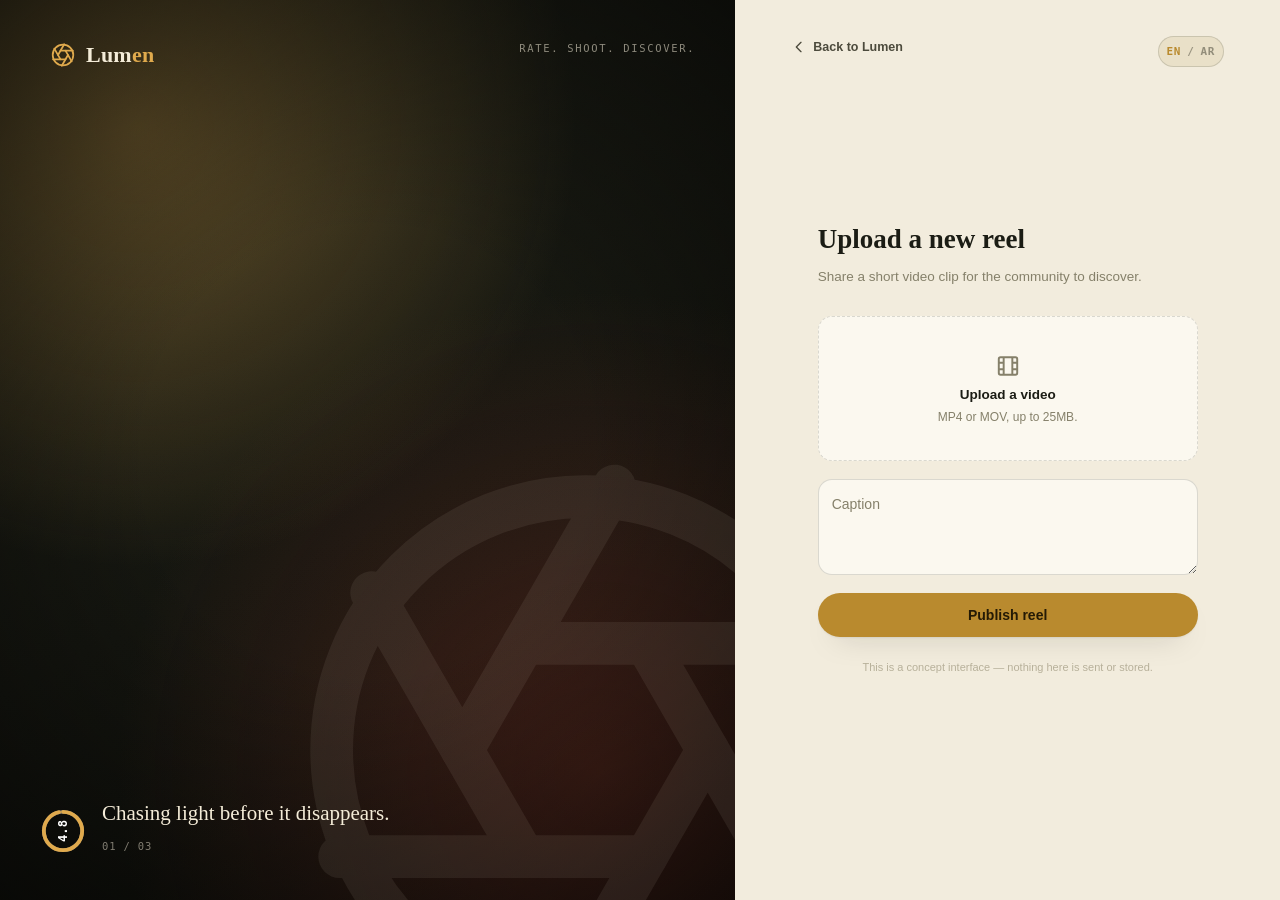
<file: create-reel.html>
<!DOCTYPE html>
<html lang="en" dir="ltr">
<head>
<meta charset="UTF-8">
<meta name="viewport" content="width=device-width, initial-scale=1.0">
<title>New reel — Lumen</title>
<link rel="stylesheet" href="css/style.css">
</head>
<body>

<!-- ============ ICON SPRITE ============ -->
<svg style="display:none">
  <symbol id="i-aperture" viewBox="0 0 24 24" fill="none" stroke="currentColor" stroke-width="1.6" stroke-linecap="round">
    <circle cx="12" cy="12" r="9.5"/>
    <line x1="14.3" y1="8" x2="20" y2="17.9"/>
    <line x1="9.7" y1="8" x2="21.1" y2="8"/>
    <line x1="7.4" y1="12" x2="13.1" y2="2.1"/>
    <line x1="9.7" y1="16" x2="4" y2="6.1"/>
    <line x1="14.3" y1="16" x2="2.8" y2="16"/>
    <line x1="16.6" y1="12" x2="10.9" y2="21.9"/>
  </symbol>
  <symbol id="i-chevron-left" viewBox="0 0 24 24" fill="none" stroke="currentColor" stroke-width="2" stroke-linecap="round" stroke-linejoin="round">
    <path d="M15 5 8 12l7 7"/>
  </symbol>
  <symbol id="i-film" viewBox="0 0 24 24" fill="none" stroke="currentColor" stroke-width="1.8" stroke-linejoin="round">
    <rect x="3.5" y="4" width="17" height="16" rx="1.6"/><path d="M8 4v16M16 4v16M3.5 9h4.5M16 9h4.5M3.5 15h4.5M16 15h4.5"/>
  </symbol>
  <symbol id="i-x" viewBox="0 0 24 24" fill="none" stroke="currentColor" stroke-width="2" stroke-linecap="round">
    <path d="M5 5l14 14M19 5 5 19"/>
  </symbol>
  <symbol id="i-check" viewBox="0 0 24 24" fill="none" stroke="currentColor" stroke-width="2.2" stroke-linecap="round" stroke-linejoin="round">
    <path d="M5 12.5 9.5 17 19 6.5"/>
  </symbol>
</svg>

<div class="auth-shell">

  <!-- ============ CINEMATIC SCENE ============ -->
  <section class="auth-scene" aria-hidden="true">
    <div class="auth-scene-bg"></div>
    <div class="auth-scene-grain"></div>
    <div class="auth-scene-vignette"></div>
    <svg class="auth-aperture-mark"><use href="#i-aperture"/></svg>

    <div class="auth-scene-top">
      <div class="brand">
        <svg class="icon"><use href="#i-aperture"/></svg>
        <span class="brand-name">Lum<em>en</em></span>
      </div>
      <span class="auth-scene-tag" data-i18n="brandTag">Rate. Shoot. Discover.</span>
    </div>

    <div class="auth-scene-caption">
      <div class="meter-wrap" id="sceneMeter"></div>
      <div class="auth-scene-caption-text">
        <p id="sceneCaption" data-i18n="caption1">Chasing light before it disappears.</p>
        <span class="auth-scene-index" id="sceneIndex">01 / 03</span>
      </div>
    </div>
  </section>

  <!-- ============ COMPOSER PANEL ============ -->
  <section class="auth-panel">
    <div class="auth-panel-top">
      <a class="auth-back" href="index.html">
        <svg class="icon"><use href="#i-chevron-left"/></svg>
        <span data-i18n="backToHome">Back to Lumen</span>
      </a>
      <button class="lang-toggle" id="langToggle" type="button" aria-label="Switch language">
        <span class="lang-cur">EN</span><span class="lang-sep">/</span><span class="lang-other">AR</span>
      </button>
    </div>

    <div class="auth-card">

      <!-- STATE 1: composer form -->
      <div class="auth-state active" id="stateForm">
        <h1 data-i18n="createReelTitle">Upload a new reel</h1>
        <p class="auth-sub" data-i18n="createReelSub">Share a short video clip for the community to discover.</p>

        <form id="reelForm" class="auth-form" novalidate>
          <label class="dropzone" id="dropzone" for="videoInput">
            <svg class="icon"><use href="#i-film"/></svg>
            <p class="dropzone-label" data-i18n="dropVideoLabel">Upload a video</p>
            <p class="dropzone-hint" data-i18n="dropVideoHint">MP4 or MOV, up to 25MB.</p>
          </label>
          <input type="file" id="videoInput" accept="video/mp4,video/quicktime" hidden>

          <div class="field">
            <textarea id="caption" name="caption" required placeholder=" " rows="3"></textarea>
            <label for="caption" data-i18n="captionLabel">Caption</label>
          </div>

          <button type="submit" class="btn-primary auth-submit" id="submitBtn">
            <span data-i18n="reelSubmitBtn">Publish reel</span>
          </button>
        </form>
      </div>

      <!-- STATE 2: success -->
      <div class="auth-state auth-center" id="stateDone">
        <div class="auth-icon-circle is-success">
          <svg class="icon"><use href="#i-check"/></svg>
        </div>
        <h1 data-i18n="reelSuccessTitle">Reel published</h1>
        <p class="auth-sub" data-i18n="reelSuccessSub">Your reel is live and ready for the community to watch.</p>

        <a href="index.html" class="btn-primary auth-submit" style="display:block;text-align:center;text-decoration:none;box-sizing:border-box;" data-i18n="backToFeed">Back to feed</a>
      </div>

    </div>

    <p class="auth-note" data-i18n="conceptNote">This is a concept interface — nothing here is sent or stored.</p>
  </section>

</div>

<div class="toast-stack" id="toastStack"></div>

<script src="js/i18n.js"></script>
<script src="js/create-reel.js" defer></script>
</body>
</html>
</file>
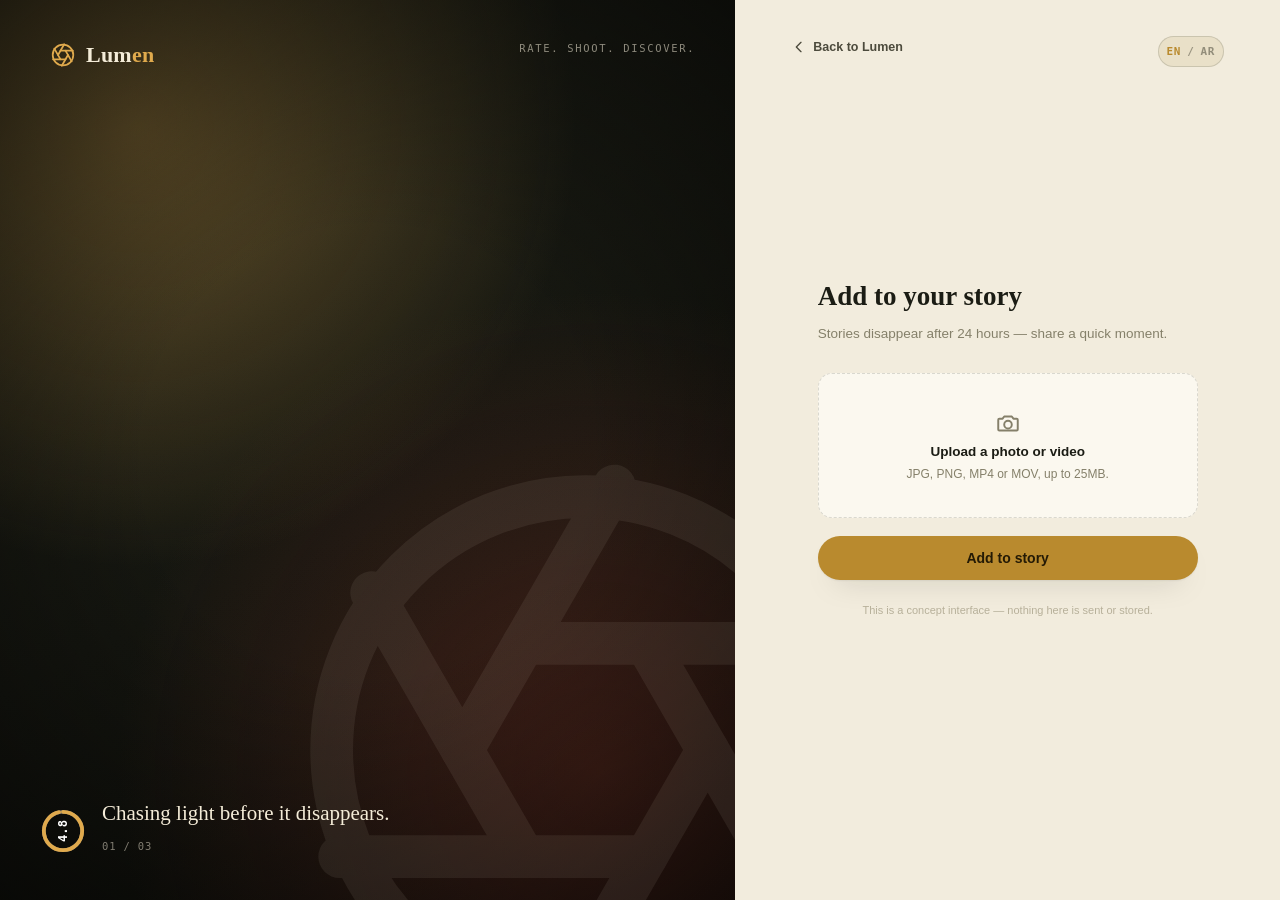
<file: create-story.html>
<!DOCTYPE html>
<html lang="en" dir="ltr">
<head>
<meta charset="UTF-8">
<meta name="viewport" content="width=device-width, initial-scale=1.0">
<title>New story — Lumen</title>
<link rel="stylesheet" href="css/style.css">
</head>
<body>

<!-- ============ ICON SPRITE ============ -->
<svg style="display:none">
  <symbol id="i-aperture" viewBox="0 0 24 24" fill="none" stroke="currentColor" stroke-width="1.6" stroke-linecap="round">
    <circle cx="12" cy="12" r="9.5"/>
    <line x1="14.3" y1="8" x2="20" y2="17.9"/>
    <line x1="9.7" y1="8" x2="21.1" y2="8"/>
    <line x1="7.4" y1="12" x2="13.1" y2="2.1"/>
    <line x1="9.7" y1="16" x2="4" y2="6.1"/>
    <line x1="14.3" y1="16" x2="2.8" y2="16"/>
    <line x1="16.6" y1="12" x2="10.9" y2="21.9"/>
  </symbol>
  <symbol id="i-chevron-left" viewBox="0 0 24 24" fill="none" stroke="currentColor" stroke-width="2" stroke-linecap="round" stroke-linejoin="round">
    <path d="M15 5 8 12l7 7"/>
  </symbol>
  <symbol id="i-camera" viewBox="0 0 24 24" fill="none" stroke="currentColor" stroke-width="1.8" stroke-linecap="round" stroke-linejoin="round">
    <path d="M4 8h3l1.5-2h7L17 8h3a1 1 0 0 1 1 1v9a1 1 0 0 1-1 1H4a1 1 0 0 1-1-1V9a1 1 0 0 1 1-1Z"/>
    <circle cx="12" cy="13.5" r="3.5"/>
  </symbol>
  <symbol id="i-x" viewBox="0 0 24 24" fill="none" stroke="currentColor" stroke-width="2" stroke-linecap="round">
    <path d="M5 5l14 14M19 5 5 19"/>
  </symbol>
  <symbol id="i-check" viewBox="0 0 24 24" fill="none" stroke="currentColor" stroke-width="2.2" stroke-linecap="round" stroke-linejoin="round">
    <path d="M5 12.5 9.5 17 19 6.5"/>
  </symbol>
</svg>

<div class="auth-shell">

  <!-- ============ CINEMATIC SCENE ============ -->
  <section class="auth-scene" aria-hidden="true">
    <div class="auth-scene-bg"></div>
    <div class="auth-scene-grain"></div>
    <div class="auth-scene-vignette"></div>
    <svg class="auth-aperture-mark"><use href="#i-aperture"/></svg>

    <div class="auth-scene-top">
      <div class="brand">
        <svg class="icon"><use href="#i-aperture"/></svg>
        <span class="brand-name">Lum<em>en</em></span>
      </div>
      <span class="auth-scene-tag" data-i18n="brandTag">Rate. Shoot. Discover.</span>
    </div>

    <div class="auth-scene-caption">
      <div class="meter-wrap" id="sceneMeter"></div>
      <div class="auth-scene-caption-text">
        <p id="sceneCaption" data-i18n="caption1">Chasing light before it disappears.</p>
        <span class="auth-scene-index" id="sceneIndex">01 / 03</span>
      </div>
    </div>
  </section>

  <!-- ============ COMPOSER PANEL ============ -->
  <section class="auth-panel">
    <div class="auth-panel-top">
      <a class="auth-back" href="index.html">
        <svg class="icon"><use href="#i-chevron-left"/></svg>
        <span data-i18n="backToHome">Back to Lumen</span>
      </a>
      <button class="lang-toggle" id="langToggle" type="button" aria-label="Switch language">
        <span class="lang-cur">EN</span><span class="lang-sep">/</span><span class="lang-other">AR</span>
      </button>
    </div>

    <div class="auth-card">

      <!-- STATE 1: composer form -->
      <div class="auth-state active" id="stateForm">
        <h1 data-i18n="createStoryTitle">Add to your story</h1>
        <p class="auth-sub" data-i18n="createStorySub">Stories disappear after 24 hours — share a quick moment.</p>

        <form id="storyForm" class="auth-form" novalidate>
          <label class="dropzone" id="dropzone" for="storyInput">
            <svg class="icon"><use href="#i-camera"/></svg>
            <p class="dropzone-label" data-i18n="dropStoryLabel">Upload a photo or video</p>
            <p class="dropzone-hint" data-i18n="dropStoryHint">JPG, PNG, MP4 or MOV, up to 25MB.</p>
          </label>
          <input type="file" id="storyInput" accept="image/png,image/jpeg,video/mp4,video/quicktime" hidden>

          <button type="submit" class="btn-primary auth-submit" id="submitBtn">
            <span data-i18n="storySubmitBtn">Add to story</span>
          </button>
        </form>
      </div>

      <!-- STATE 2: success -->
      <div class="auth-state auth-center" id="stateDone">
        <div class="auth-icon-circle is-success">
          <svg class="icon"><use href="#i-check"/></svg>
        </div>
        <h1 data-i18n="storySuccessTitle">Added to your story</h1>
        <p class="auth-sub" data-i18n="storySuccessSub">Your story is now visible to your followers for 24 hours.</p>

        <a href="index.html" class="btn-primary auth-submit" style="display:block;text-align:center;text-decoration:none;box-sizing:border-box;" data-i18n="backToFeed">Back to feed</a>
      </div>

    </div>

    <p class="auth-note" data-i18n="conceptNote">This is a concept interface — nothing here is sent or stored.</p>
  </section>

</div>

<div class="toast-stack" id="toastStack"></div>

<script src="js/i18n.js"></script>
<script src="js/create-story.js" defer></script>
</body>
</html>
</file>
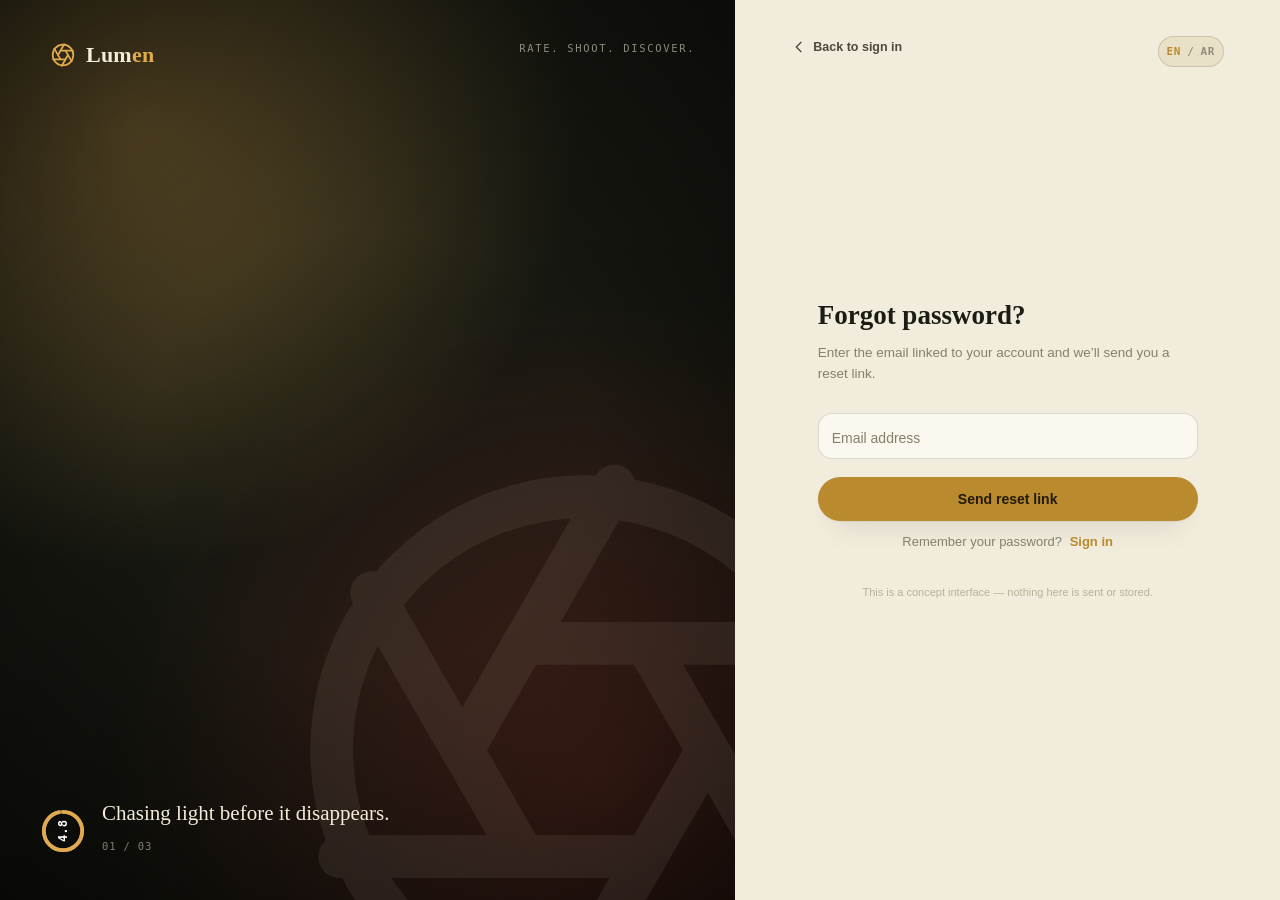
<file: forgot-password.html>
<!DOCTYPE html>
<html lang="en" dir="ltr">
<head>
<meta charset="UTF-8">
<meta name="viewport" content="width=device-width, initial-scale=1.0">
<title>Forgot password — Lumen</title>
<link rel="stylesheet" href="css/style.css">
</head>
<body>

<!-- ============ ICON SPRITE ============ -->
<svg style="display:none">
  <symbol id="i-aperture" viewBox="0 0 24 24" fill="none" stroke="currentColor" stroke-width="1.6" stroke-linecap="round">
    <circle cx="12" cy="12" r="9.5"/>
    <line x1="14.3" y1="8" x2="20" y2="17.9"/>
    <line x1="9.7" y1="8" x2="21.1" y2="8"/>
    <line x1="7.4" y1="12" x2="13.1" y2="2.1"/>
    <line x1="9.7" y1="16" x2="4" y2="6.1"/>
    <line x1="14.3" y1="16" x2="2.8" y2="16"/>
    <line x1="16.6" y1="12" x2="10.9" y2="21.9"/>
  </symbol>
  <symbol id="i-chevron-left" viewBox="0 0 24 24" fill="none" stroke="currentColor" stroke-width="2" stroke-linecap="round" stroke-linejoin="round">
    <path d="M15 5 8 12l7 7"/>
  </symbol>
  <symbol id="i-mail" viewBox="0 0 24 24" fill="none" stroke="currentColor" stroke-width="1.8" stroke-linecap="round" stroke-linejoin="round">
    <rect x="3" y="5" width="18" height="14" rx="2"/><path d="m4 7 8 6 8-6"/>
  </symbol>
  <symbol id="i-check" viewBox="0 0 24 24" fill="none" stroke="currentColor" stroke-width="2.2" stroke-linecap="round" stroke-linejoin="round">
    <path d="M5 12.5 9.5 17 19 6.5"/>
  </symbol>
</svg>

<div class="auth-shell">

  <!-- ============ CINEMATIC SCENE ============ -->
  <section class="auth-scene" aria-hidden="true">
    <div class="auth-scene-bg"></div>
    <div class="auth-scene-grain"></div>
    <div class="auth-scene-vignette"></div>
    <svg class="auth-aperture-mark"><use href="#i-aperture"/></svg>

    <div class="auth-scene-top">
      <div class="brand">
        <svg class="icon"><use href="#i-aperture"/></svg>
        <span class="brand-name">Lum<em>en</em></span>
      </div>
      <span class="auth-scene-tag" data-i18n="brandTag">Rate. Shoot. Discover.</span>
    </div>

    <div class="auth-scene-caption">
      <div class="meter-wrap" id="sceneMeter"></div>
      <div class="auth-scene-caption-text">
        <p id="sceneCaption" data-i18n="caption1">Chasing light before it disappears.</p>
        <span class="auth-scene-index" id="sceneIndex">01 / 03</span>
      </div>
    </div>
  </section>

  <!-- ============ AUTH PANEL ============ -->
  <section class="auth-panel">
    <div class="auth-panel-top">
      <a class="auth-back" href="login.html">
        <svg class="icon"><use href="#i-chevron-left"/></svg>
        <span data-i18n="backToSignIn">Back to sign in</span>
      </a>
      <button class="lang-toggle" id="langToggle" type="button" aria-label="Switch language">
        <span class="lang-cur">EN</span><span class="lang-sep">/</span><span class="lang-other">AR</span>
      </button>
    </div>

    <div class="auth-card">

      <!-- STATE 1: request form -->
      <div class="auth-state active" id="stateRequest">
        <h1 data-i18n="forgotTitle">Forgot password?</h1>
        <p class="auth-sub" data-i18n="forgotSub">Enter the email linked to your account and we'll send you a reset link.</p>

        <form id="forgotForm" class="auth-form" novalidate>
          <div class="field">
            <input type="email" id="email" name="email" required autocomplete="email" placeholder=" ">
            <label for="email" data-i18n="emailLabel">Email address</label>
          </div>

          <button type="submit" class="btn-primary auth-submit" id="submitBtn">
            <span data-i18n="sendResetLink">Send reset link</span>
          </button>
        </form>

        <p class="auth-foot">
          <span data-i18n="rememberPassword">Remember your password?</span>
          <a href="login.html" data-i18n="signInLink">Sign in</a>
        </p>
      </div>

      <!-- STATE 2: confirmation -->
      <div class="auth-state auth-center" id="stateSent">
        <div class="auth-icon-circle">
          <svg class="icon"><use href="#i-mail"/></svg>
        </div>
        <h1 data-i18n="checkInbox">Check your inbox</h1>
        <p class="auth-sub">
          <span data-i18n="checkInboxSub">We've sent a password reset link to</span>
          <span id="sentEmail" style="font-weight:700;color:var(--text);"></span>
        </p>

        <div class="resend-row">
          <span data-i18n="didntGetEmail">Didn't get anything? Check your spam folder, or</span>
          <button type="button" class="resend-btn" id="resendBtn" data-i18n="resendEmail">Resend email</button>
        </div>

        <a class="auth-secondary-link" href="login.html" data-i18n="backToSignIn">Back to sign in</a>
      </div>

    </div>

    <p class="auth-note" data-i18n="conceptNote">This is a concept interface — nothing here is sent or stored.</p>
  </section>

</div>

<div class="toast-stack" id="toastStack"></div>

<script src="js/i18n.js"></script>
<script src="js/forgot-password.js" defer></script>
</body>
</html>
</file>
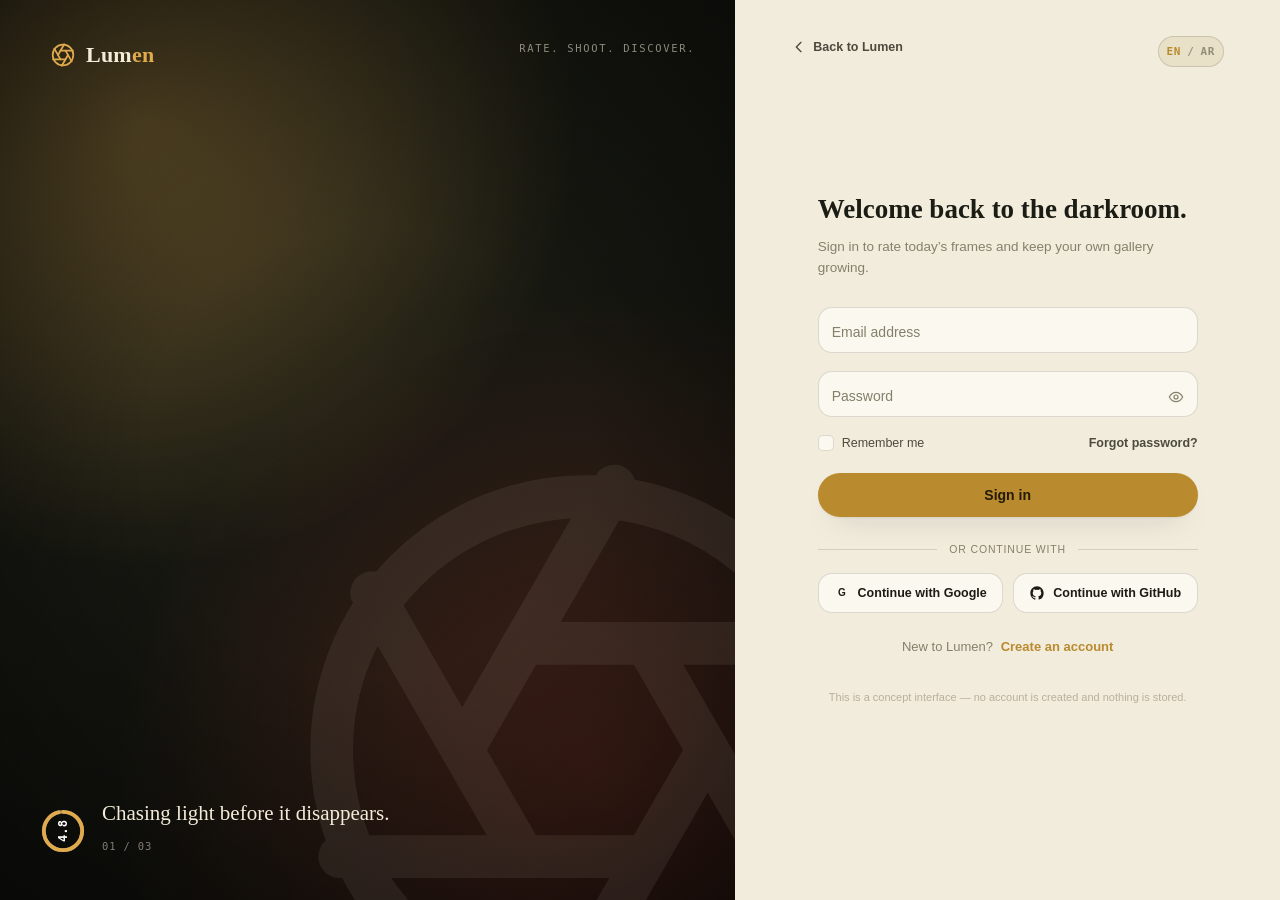
<file: login.html>
<!DOCTYPE html>
<html lang="en" dir="ltr">
<head>
<meta charset="UTF-8">
<meta name="viewport" content="width=device-width, initial-scale=1.0">
<title>Sign in — Lumen</title>
<link rel="stylesheet" href="css/style.css">
</head>
<body>

<!-- ============ ICON SPRITE ============ -->
<svg style="display:none">
  <symbol id="i-aperture" viewBox="0 0 24 24" fill="none" stroke="currentColor" stroke-width="1.6" stroke-linecap="round">
    <circle cx="12" cy="12" r="9.5"/>
    <line x1="14.3" y1="8" x2="20" y2="17.9"/>
    <line x1="9.7" y1="8" x2="21.1" y2="8"/>
    <line x1="7.4" y1="12" x2="13.1" y2="2.1"/>
    <line x1="9.7" y1="16" x2="4" y2="6.1"/>
    <line x1="14.3" y1="16" x2="2.8" y2="16"/>
    <line x1="16.6" y1="12" x2="10.9" y2="21.9"/>
  </symbol>
  <symbol id="i-chevron-left" viewBox="0 0 24 24" fill="none" stroke="currentColor" stroke-width="2" stroke-linecap="round" stroke-linejoin="round">
    <path d="M15 5 8 12l7 7"/>
  </symbol>
  <symbol id="i-eye" viewBox="0 0 24 24" fill="none" stroke="currentColor" stroke-width="1.8" stroke-linecap="round" stroke-linejoin="round">
    <path d="M2 12s3.6-7 10-7 10 7 10 7-3.6 7-10 7-10-7-10-7Z"/>
    <circle cx="12" cy="12" r="3"/>
  </symbol>
  <symbol id="i-eye-off" viewBox="0 0 24 24" fill="none" stroke="currentColor" stroke-width="1.8" stroke-linecap="round" stroke-linejoin="round">
    <path d="M3 3l18 18"/>
    <path d="M10.6 5.2A10.6 10.6 0 0 1 12 5c6.4 0 10 7 10 7a17.7 17.7 0 0 1-3.2 4.1M6.5 6.6C3.9 8.3 2 12 2 12s3.6 7 10 7c1.4 0 2.6-.3 3.7-.8"/>
    <path d="M9.9 9.9a3 3 0 0 0 4.2 4.2"/>
  </symbol>
  <symbol id="i-google" viewBox="0 0 24 24">
    <text x="12" y="17" font-family="Arial, sans-serif" font-weight="700" font-size="15" text-anchor="middle" fill="currentColor">G</text>
  </symbol>
  <symbol id="i-github" viewBox="0 0 24 24" fill="currentColor">
    <path d="M12 2C6.48 2 2 6.58 2 12.25c0 4.53 2.87 8.37 6.84 9.73.5.09.68-.22.68-.48 0-.24-.01-1.04-.01-1.89-2.78.61-3.37-1.21-3.37-1.21-.46-1.16-1.11-1.47-1.11-1.47-.91-.62.07-.6.07-.6 1 .07 1.53 1.03 1.53 1.03.89 1.53 2.34 1.09 2.91.83.09-.65.35-1.09.63-1.34-2.22-.25-4.56-1.11-4.56-4.95 0-1.09.39-1.99 1.03-2.69-.1-.25-.45-1.27.1-2.64 0 0 .84-.27 2.75 1.03a9.4 9.4 0 0 1 5 0c1.91-1.3 2.75-1.03 2.75-1.03.55 1.37.2 2.39.1 2.64.64.7 1.03 1.6 1.03 2.69 0 3.85-2.34 4.7-4.57 4.94.36.31.68.92.68 1.86 0 1.34-.01 2.42-.01 2.75 0 .27.18.58.69.48A10.01 10.01 0 0 0 22 12.25C22 6.58 17.52 2 12 2Z"/>
  </symbol>
</svg>

<div class="auth-shell">

  <!-- ============ CINEMATIC SCENE ============ -->
  <section class="auth-scene" aria-hidden="true">
    <div class="auth-scene-bg"></div>
    <div class="auth-scene-grain"></div>
    <div class="auth-scene-vignette"></div>
    <svg class="auth-aperture-mark"><use href="#i-aperture"/></svg>

    <div class="auth-scene-top">
      <div class="brand">
        <svg class="icon"><use href="#i-aperture"/></svg>
        <span class="brand-name">Lum<em>en</em></span>
      </div>
      <span class="auth-scene-tag" data-i18n="brandTag">Rate. Shoot. Discover.</span>
    </div>

    <div class="auth-scene-caption">
      <div class="meter-wrap" id="sceneMeter"></div>
      <div class="auth-scene-caption-text">
        <p id="sceneCaption" data-i18n="caption1">Chasing light before it disappears.</p>
        <span class="auth-scene-index" id="sceneIndex">01 / 03</span>
      </div>
    </div>
  </section>

  <!-- ============ AUTH PANEL ============ -->
  <section class="auth-panel">
    <div class="auth-panel-top">
      <a class="auth-back" href="index.html">
        <svg class="icon"><use href="#i-chevron-left"/></svg>
        <span data-i18n="backToHome">Back to Lumen</span>
      </a>
      <button class="lang-toggle" id="langToggle" type="button" aria-label="Switch language">
        <span class="lang-cur">EN</span><span class="lang-sep">/</span><span class="lang-other">AR</span>
      </button>
    </div>

    <div class="auth-card">
      <h1 data-i18n="welcomeBack">Welcome back to the darkroom.</h1>
      <p class="auth-sub" data-i18n="welcomeBackSub">Sign in to rate today's frames and keep your own gallery growing.</p>

      <form id="loginForm" class="auth-form" novalidate>
        <div class="field">
          <input type="email" id="email" name="email" required autocomplete="email" placeholder=" ">
          <label for="email" data-i18n="emailLabel">Email address</label>
        </div>

        <div class="field field-password">
          <input type="password" id="password" name="password" required autocomplete="current-password" placeholder=" ">
          <label for="password" data-i18n="passwordLabel">Password</label>
          <button type="button" class="field-toggle" id="pwToggle" aria-pressed="false" data-i18n-aria="showPassword" aria-label="Show password">
            <svg class="icon i-eye"><use href="#i-eye"/></svg>
            <svg class="icon i-eye-off" hidden><use href="#i-eye-off"/></svg>
          </button>
        </div>

        <div class="auth-row">
          <label class="check">
            <input type="checkbox" id="remember">
            <span class="check-box"></span>
            <span data-i18n="rememberMe">Remember me</span>
          </label>
          <a href="#" class="auth-link" data-action="stub" data-msg="Password reset isn't wired to a backend yet." data-i18n="forgotPasswordQ">Forgot password?</a>
        </div>

        <button type="submit" class="btn-primary auth-submit" id="submitBtn">
          <span data-i18n="signIn">Sign in</span>
        </button>
      </form>

      <div class="auth-divider"><span data-i18n="orContinueWith">or continue with</span></div>

      <div class="auth-oauth">
        <button type="button" class="btn-oauth" data-action="stub" data-msg="Google sign-in needs a real OAuth backend." data-i18n-aria="continueWithGoogle" aria-label="Continue with Google">
          <svg class="icon"><use href="#i-google"/></svg><span data-i18n="continueWithGoogle">Continue with Google</span>
        </button>
        <button type="button" class="btn-oauth" data-action="stub" data-msg="GitHub sign-in needs a real OAuth backend." data-i18n-aria="continueWithGithub" aria-label="Continue with GitHub">
          <svg class="icon"><use href="#i-github"/></svg><span data-i18n="continueWithGithub">Continue with GitHub</span>
        </button>
      </div>

      <p class="auth-foot">
        <span data-i18n="noAccount">New to Lumen?</span>
        <a href="#" data-action="stub" data-msg="Registration isn't built yet — it's next on the list." data-i18n="createAccount">Create an account</a>
      </p>
    </div>

    <p class="auth-note" data-i18n="authNote">This is a concept interface — no account is created and nothing is stored.</p>
  </section>

</div>

<div class="toast-stack" id="toastStack"></div>

<script src="js/i18n.js"></script>
<script src="js/login.js" defer></script>
</body>
</html>
</file>
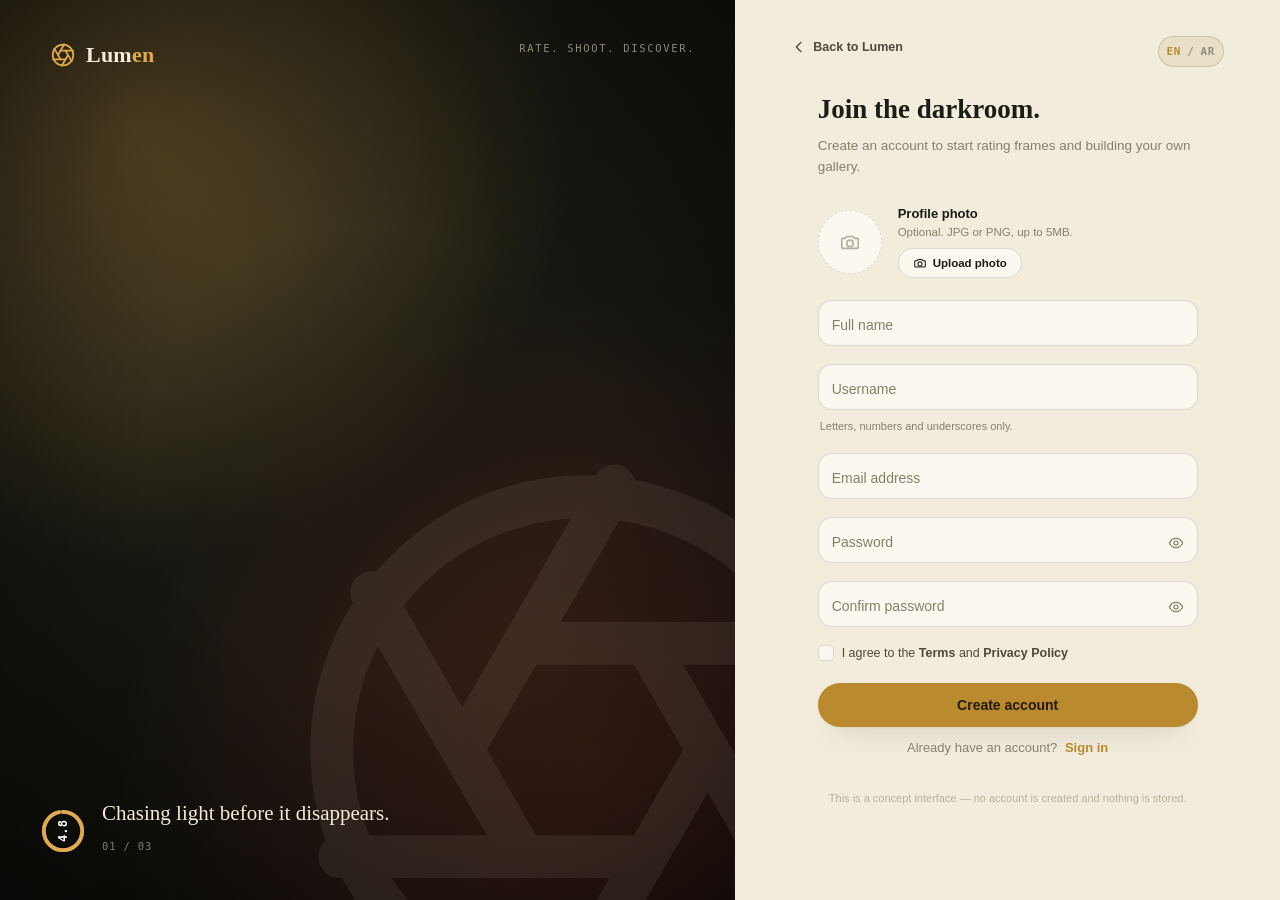
<file: register.html>
<!DOCTYPE html>
<html lang="en" dir="ltr">
<head>
<meta charset="UTF-8">
<meta name="viewport" content="width=device-width, initial-scale=1.0">
<title>Create account — Lumen</title>
<link rel="stylesheet" href="css/style.css">
</head>
<body>

<!-- ============ ICON SPRITE ============ -->
<svg style="display:none">
  <symbol id="i-aperture" viewBox="0 0 24 24" fill="none" stroke="currentColor" stroke-width="1.6" stroke-linecap="round">
    <circle cx="12" cy="12" r="9.5"/>
    <line x1="14.3" y1="8" x2="20" y2="17.9"/>
    <line x1="9.7" y1="8" x2="21.1" y2="8"/>
    <line x1="7.4" y1="12" x2="13.1" y2="2.1"/>
    <line x1="9.7" y1="16" x2="4" y2="6.1"/>
    <line x1="14.3" y1="16" x2="2.8" y2="16"/>
    <line x1="16.6" y1="12" x2="10.9" y2="21.9"/>
  </symbol>
  <symbol id="i-chevron-left" viewBox="0 0 24 24" fill="none" stroke="currentColor" stroke-width="2" stroke-linecap="round" stroke-linejoin="round">
    <path d="M15 5 8 12l7 7"/>
  </symbol>
  <symbol id="i-eye" viewBox="0 0 24 24" fill="none" stroke="currentColor" stroke-width="1.8" stroke-linecap="round" stroke-linejoin="round">
    <path d="M2 12s3.6-7 10-7 10 7 10 7-3.6 7-10 7-10-7-10-7Z"/>
    <circle cx="12" cy="12" r="3"/>
  </symbol>
  <symbol id="i-eye-off" viewBox="0 0 24 24" fill="none" stroke="currentColor" stroke-width="1.8" stroke-linecap="round" stroke-linejoin="round">
    <path d="M3 3l18 18"/>
    <path d="M10.6 5.2A10.6 10.6 0 0 1 12 5c6.4 0 10 7 10 7a17.7 17.7 0 0 1-3.2 4.1M6.5 6.6C3.9 8.3 2 12 2 12s3.6 7 10 7c1.4 0 2.6-.3 3.7-.8"/>
    <path d="M9.9 9.9a3 3 0 0 0 4.2 4.2"/>
  </symbol>
  <symbol id="i-camera" viewBox="0 0 24 24" fill="none" stroke="currentColor" stroke-width="1.8" stroke-linecap="round" stroke-linejoin="round">
    <path d="M4 8h3l1.5-2h7L17 8h3a1 1 0 0 1 1 1v9a1 1 0 0 1-1 1H4a1 1 0 0 1-1-1V9a1 1 0 0 1 1-1Z"/>
    <circle cx="12" cy="13.5" r="3.5"/>
  </symbol>
</svg>

<div class="auth-shell">

  <!-- ============ CINEMATIC SCENE ============ -->
  <section class="auth-scene" aria-hidden="true">
    <div class="auth-scene-bg"></div>
    <div class="auth-scene-grain"></div>
    <div class="auth-scene-vignette"></div>
    <svg class="auth-aperture-mark"><use href="#i-aperture"/></svg>

    <div class="auth-scene-top">
      <div class="brand">
        <svg class="icon"><use href="#i-aperture"/></svg>
        <span class="brand-name">Lum<em>en</em></span>
      </div>
      <span class="auth-scene-tag" data-i18n="brandTag">Rate. Shoot. Discover.</span>
    </div>

    <div class="auth-scene-caption">
      <div class="meter-wrap" id="sceneMeter"></div>
      <div class="auth-scene-caption-text">
        <p id="sceneCaption" data-i18n="caption1">Chasing light before it disappears.</p>
        <span class="auth-scene-index" id="sceneIndex">01 / 03</span>
      </div>
    </div>
  </section>

  <!-- ============ AUTH PANEL ============ -->
  <section class="auth-panel">
    <div class="auth-panel-top">
      <a class="auth-back" href="index.html">
        <svg class="icon"><use href="#i-chevron-left"/></svg>
        <span data-i18n="backToHome">Back to Lumen</span>
      </a>
      <button class="lang-toggle" id="langToggle" type="button" aria-label="Switch language">
        <span class="lang-cur">EN</span><span class="lang-sep">/</span><span class="lang-other">AR</span>
      </button>
    </div>

    <div class="auth-card">
      <h1 data-i18n="joinLumen">Join the darkroom.</h1>
      <p class="auth-sub" data-i18n="joinLumenSub">Create an account to start rating frames and building your own gallery.</p>

      <form id="registerForm" class="auth-form" novalidate>

        <!-- Profile photo upload -->
        <div class="auth-photo">
          <div class="auth-photo-preview" id="photoPreview">
            <svg class="icon"><use href="#i-camera"/></svg>
          </div>
          <div class="auth-photo-info">
            <p class="auth-photo-label" data-i18n="photoLabel">Profile photo</p>
            <p class="auth-photo-hint" data-i18n="photoHint">Optional. JPG or PNG, up to 5MB.</p>
            <div class="auth-photo-actions">
              <label class="btn-photo" for="photoInput">
                <svg class="icon" style="width:14px;height:14px;"><use href="#i-camera"/></svg>
                <span data-i18n="uploadPhoto">Upload photo</span>
              </label>
              <input type="file" id="photoInput" name="photo" accept="image/png,image/jpeg">
              <button type="button" class="btn-photo-remove" id="photoRemove" data-i18n="removePhoto">Remove</button>
            </div>
          </div>
        </div>

        <div class="field">
          <input type="text" id="fullName" name="fullName" required autocomplete="name" placeholder=" ">
          <label for="fullName" data-i18n="fullNameLabel">Full name</label>
        </div>

        <div class="field">
          <input type="text" id="username" name="username" required autocomplete="username" pattern="^[A-Za-z0-9_]{3,20}$" placeholder=" ">
          <label for="username" data-i18n="usernameLabel">Username</label>
        </div>
        <p class="field-hint" data-i18n="usernameHint">Letters, numbers and underscores only.</p>

        <div class="field">
          <input type="email" id="email" name="email" required autocomplete="email" placeholder=" ">
          <label for="email" data-i18n="emailLabel">Email address</label>
        </div>

        <div class="field field-password">
          <input type="password" id="password" name="password" required autocomplete="new-password" minlength="8" placeholder=" ">
          <label for="password" data-i18n="passwordLabel">Password</label>
          <button type="button" class="field-toggle" id="pwToggle" aria-pressed="false" data-i18n-aria="showPassword" aria-label="Show password">
            <svg class="icon i-eye"><use href="#i-eye"/></svg>
            <svg class="icon i-eye-off" hidden><use href="#i-eye-off"/></svg>
          </button>
        </div>

        <div class="field field-password">
          <input type="password" id="confirmPassword" name="confirmPassword" required autocomplete="new-password" minlength="8" placeholder=" ">
          <label for="confirmPassword" data-i18n="confirmPasswordLabel">Confirm password</label>
          <button type="button" class="field-toggle" id="pwToggle2" aria-pressed="false" data-i18n-aria="showPassword" aria-label="Show password">
            <svg class="icon i-eye"><use href="#i-eye"/></svg>
            <svg class="icon i-eye-off" hidden><use href="#i-eye-off"/></svg>
          </button>
        </div>
        <p class="field-error-msg" id="mismatchMsg" data-i18n="passwordMismatch">Passwords don't match.</p>

        <div class="auth-row">
          <label class="check">
            <input type="checkbox" id="agreeTerms" required>
            <span class="check-box"></span>
            <span>
              <span data-i18n="agreeTerms">I agree to the</span>
              <a href="#" class="auth-link" data-action="stub" data-msg="Terms page isn't wired up yet." data-i18n="termsLink">Terms</a>
              <span data-i18n="andWord">and</span>
              <a href="#" class="auth-link" data-action="stub" data-msg="Privacy policy page isn't wired up yet." data-i18n="privacyLink">Privacy Policy</a>
            </span>
          </label>
        </div>

        <button type="submit" class="btn-primary auth-submit" id="submitBtn">
          <span data-i18n="createAccountBtn">Create account</span>
        </button>
      </form>

      <p class="auth-foot">
        <span data-i18n="alreadyHaveAccount">Already have an account?</span>
        <a href="login.html" data-i18n="signInLink">Sign in</a>
      </p>
    </div>

    <p class="auth-note" data-i18n="authNote">This is a concept interface — no account is created and nothing is stored.</p>
  </section>

</div>

<div class="toast-stack" id="toastStack"></div>

<script src="js/i18n.js"></script>
<script src="js/register.js" defer></script>
</body>
</html>
</file>
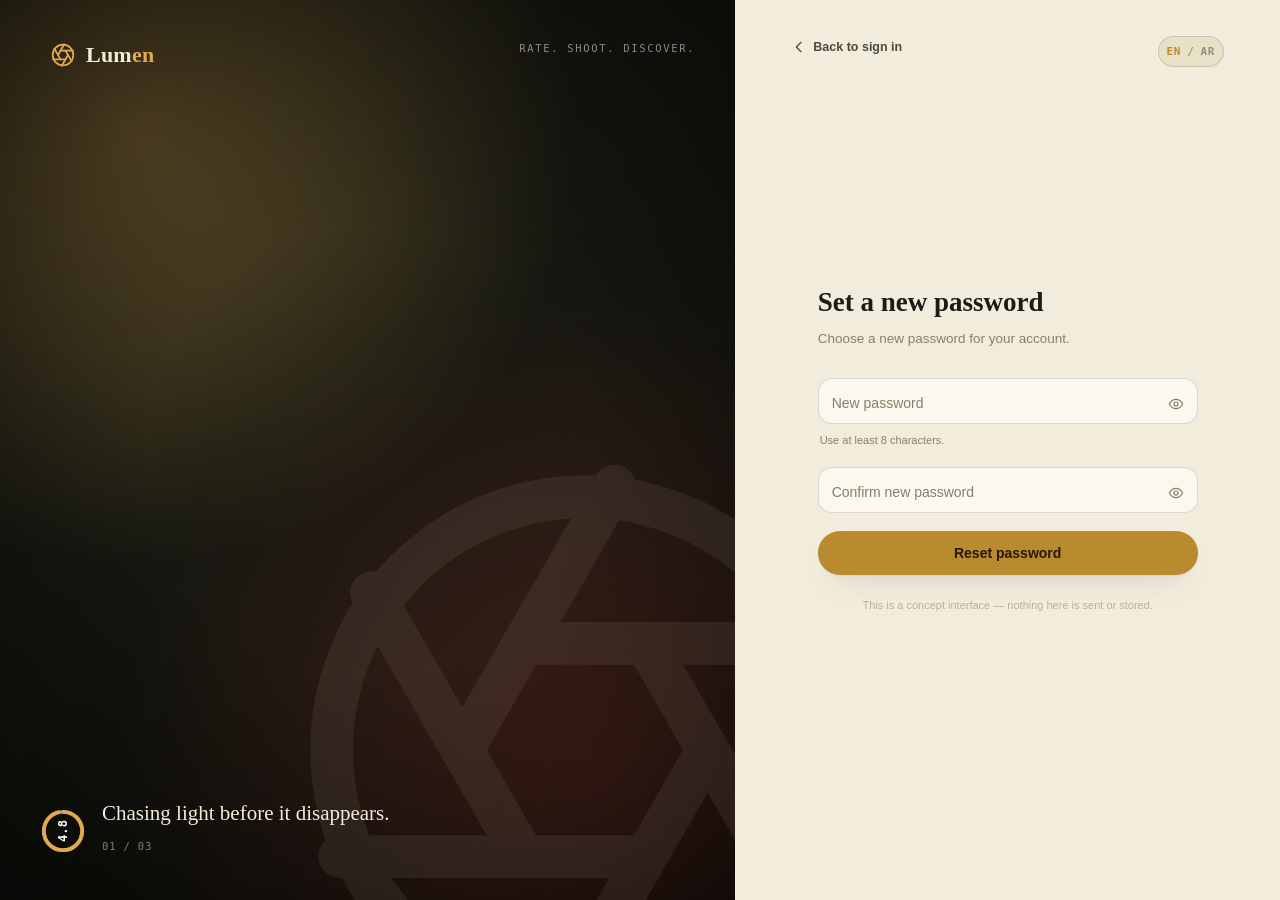
<file: reset-password.html>
<!DOCTYPE html>
<html lang="en" dir="ltr">
<head>
<meta charset="UTF-8">
<meta name="viewport" content="width=device-width, initial-scale=1.0">
<title>Reset password — Lumen</title>
<link rel="stylesheet" href="css/style.css">
</head>
<body>

<!-- ============ ICON SPRITE ============ -->
<svg style="display:none">
  <symbol id="i-aperture" viewBox="0 0 24 24" fill="none" stroke="currentColor" stroke-width="1.6" stroke-linecap="round">
    <circle cx="12" cy="12" r="9.5"/>
    <line x1="14.3" y1="8" x2="20" y2="17.9"/>
    <line x1="9.7" y1="8" x2="21.1" y2="8"/>
    <line x1="7.4" y1="12" x2="13.1" y2="2.1"/>
    <line x1="9.7" y1="16" x2="4" y2="6.1"/>
    <line x1="14.3" y1="16" x2="2.8" y2="16"/>
    <line x1="16.6" y1="12" x2="10.9" y2="21.9"/>
  </symbol>
  <symbol id="i-chevron-left" viewBox="0 0 24 24" fill="none" stroke="currentColor" stroke-width="2" stroke-linecap="round" stroke-linejoin="round">
    <path d="M15 5 8 12l7 7"/>
  </symbol>
  <symbol id="i-eye" viewBox="0 0 24 24" fill="none" stroke="currentColor" stroke-width="1.8" stroke-linecap="round" stroke-linejoin="round">
    <path d="M2 12s3.6-7 10-7 10 7 10 7-3.6 7-10 7-10-7-10-7Z"/>
    <circle cx="12" cy="12" r="3"/>
  </symbol>
  <symbol id="i-eye-off" viewBox="0 0 24 24" fill="none" stroke="currentColor" stroke-width="1.8" stroke-linecap="round" stroke-linejoin="round">
    <path d="M3 3l18 18"/>
    <path d="M10.6 5.2A10.6 10.6 0 0 1 12 5c6.4 0 10 7 10 7a17.7 17.7 0 0 1-3.2 4.1M6.5 6.6C3.9 8.3 2 12 2 12s3.6 7 10 7c1.4 0 2.6-.3 3.7-.8"/>
    <path d="M9.9 9.9a3 3 0 0 0 4.2 4.2"/>
  </symbol>
  <symbol id="i-key" viewBox="0 0 24 24" fill="none" stroke="currentColor" stroke-width="1.8" stroke-linecap="round" stroke-linejoin="round">
    <circle cx="7.5" cy="15.5" r="4"/><path d="M10.5 12.5 19 4M15 6l2.5 2.5M17.5 3.5 20 6"/>
  </symbol>
  <symbol id="i-check" viewBox="0 0 24 24" fill="none" stroke="currentColor" stroke-width="2.2" stroke-linecap="round" stroke-linejoin="round">
    <path d="M5 12.5 9.5 17 19 6.5"/>
  </symbol>
</svg>

<div class="auth-shell">

  <!-- ============ CINEMATIC SCENE ============ -->
  <section class="auth-scene" aria-hidden="true">
    <div class="auth-scene-bg"></div>
    <div class="auth-scene-grain"></div>
    <div class="auth-scene-vignette"></div>
    <svg class="auth-aperture-mark"><use href="#i-aperture"/></svg>

    <div class="auth-scene-top">
      <div class="brand">
        <svg class="icon"><use href="#i-aperture"/></svg>
        <span class="brand-name">Lum<em>en</em></span>
      </div>
      <span class="auth-scene-tag" data-i18n="brandTag">Rate. Shoot. Discover.</span>
    </div>

    <div class="auth-scene-caption">
      <div class="meter-wrap" id="sceneMeter"></div>
      <div class="auth-scene-caption-text">
        <p id="sceneCaption" data-i18n="caption1">Chasing light before it disappears.</p>
        <span class="auth-scene-index" id="sceneIndex">01 / 03</span>
      </div>
    </div>
  </section>

  <!-- ============ AUTH PANEL ============ -->
  <section class="auth-panel">
    <div class="auth-panel-top">
      <a class="auth-back" href="login.html">
        <svg class="icon"><use href="#i-chevron-left"/></svg>
        <span data-i18n="backToSignIn">Back to sign in</span>
      </a>
      <button class="lang-toggle" id="langToggle" type="button" aria-label="Switch language">
        <span class="lang-cur">EN</span><span class="lang-sep">/</span><span class="lang-other">AR</span>
      </button>
    </div>

    <div class="auth-card">

      <!-- STATE 1: new password form -->
      <div class="auth-state active" id="stateForm">
        <h1 data-i18n="resetTitle">Set a new password</h1>
        <p class="auth-sub" data-i18n="resetSub">Choose a new password for your account.</p>

        <form id="resetForm" class="auth-form" novalidate>
          <div class="field field-password">
            <input type="password" id="password" name="password" required autocomplete="new-password" minlength="8" placeholder=" ">
            <label for="password" data-i18n="newPasswordLabel">New password</label>
            <button type="button" class="field-toggle" id="pwToggle" aria-pressed="false" data-i18n-aria="showPassword" aria-label="Show password">
              <svg class="icon i-eye"><use href="#i-eye"/></svg>
              <svg class="icon i-eye-off" hidden><use href="#i-eye-off"/></svg>
            </button>
          </div>
          <p class="field-hint" data-i18n="passwordTooShort">Use at least 8 characters.</p>

          <div class="field field-password">
            <input type="password" id="confirmPassword" name="confirmPassword" required autocomplete="new-password" minlength="8" placeholder=" ">
            <label for="confirmPassword" data-i18n="confirmNewPasswordLabel">Confirm new password</label>
            <button type="button" class="field-toggle" id="pwToggle2" aria-pressed="false" data-i18n-aria="showPassword" aria-label="Show password">
              <svg class="icon i-eye"><use href="#i-eye"/></svg>
              <svg class="icon i-eye-off" hidden><use href="#i-eye-off"/></svg>
            </button>
          </div>
          <p class="field-error-msg" id="mismatchMsg" data-i18n="passwordMismatch">Passwords don't match.</p>

          <button type="submit" class="btn-primary auth-submit" id="submitBtn">
            <span data-i18n="resetPasswordBtn">Reset password</span>
          </button>
        </form>
      </div>

      <!-- STATE 2: success -->
      <div class="auth-state auth-center" id="stateDone">
        <div class="auth-icon-circle is-success">
          <svg class="icon"><use href="#i-check"/></svg>
        </div>
        <h1 data-i18n="passwordUpdated">Password updated</h1>
        <p class="auth-sub" data-i18n="passwordUpdatedSub">Your password has been changed. You can now sign in with your new password.</p>

        <a href="login.html" class="btn-primary auth-submit" style="display:block;text-align:center;text-decoration:none;box-sizing:border-box;" data-i18n="continueToSignIn">Continue to sign in</a>
      </div>

    </div>

    <p class="auth-note" data-i18n="conceptNote">This is a concept interface — nothing here is sent or stored.</p>
  </section>

</div>

<div class="toast-stack" id="toastStack"></div>

<script src="js/i18n.js"></script>
<script src="js/reset-password.js" defer></script>
</body>
</html>
</file>
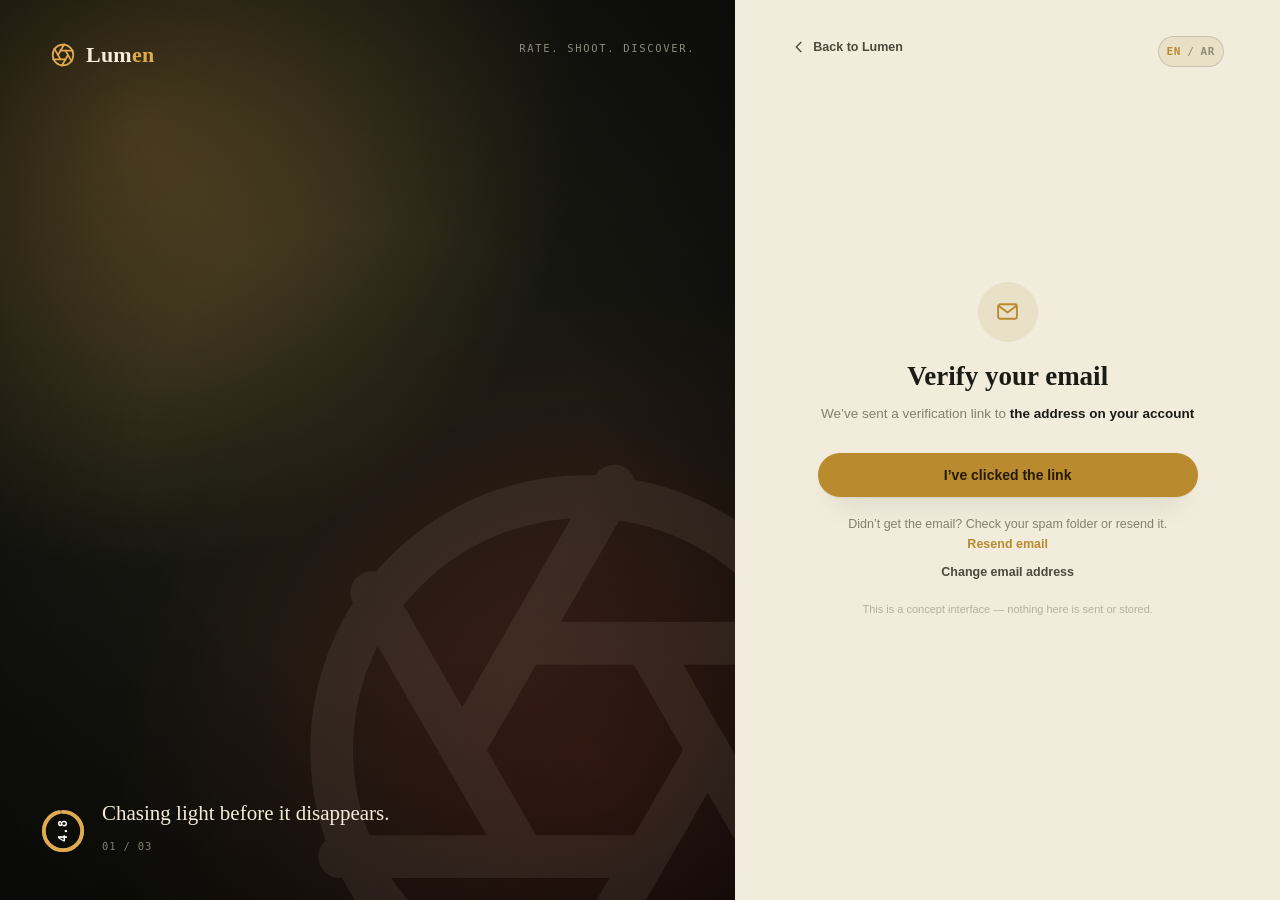
<file: verify-email.html>
<!DOCTYPE html>
<html lang="en" dir="ltr">
<head>
<meta charset="UTF-8">
<meta name="viewport" content="width=device-width, initial-scale=1.0">
<title>Verify your email — Lumen</title>
<link rel="stylesheet" href="css/style.css">
</head>
<body>

<!-- ============ ICON SPRITE ============ -->
<svg style="display:none">
  <symbol id="i-aperture" viewBox="0 0 24 24" fill="none" stroke="currentColor" stroke-width="1.6" stroke-linecap="round">
    <circle cx="12" cy="12" r="9.5"/>
    <line x1="14.3" y1="8" x2="20" y2="17.9"/>
    <line x1="9.7" y1="8" x2="21.1" y2="8"/>
    <line x1="7.4" y1="12" x2="13.1" y2="2.1"/>
    <line x1="9.7" y1="16" x2="4" y2="6.1"/>
    <line x1="14.3" y1="16" x2="2.8" y2="16"/>
    <line x1="16.6" y1="12" x2="10.9" y2="21.9"/>
  </symbol>
  <symbol id="i-chevron-left" viewBox="0 0 24 24" fill="none" stroke="currentColor" stroke-width="2" stroke-linecap="round" stroke-linejoin="round">
    <path d="M15 5 8 12l7 7"/>
  </symbol>
  <symbol id="i-mail" viewBox="0 0 24 24" fill="none" stroke="currentColor" stroke-width="1.8" stroke-linecap="round" stroke-linejoin="round">
    <rect x="3" y="5" width="18" height="14" rx="2"/><path d="m4 7 8 6 8-6"/>
  </symbol>
  <symbol id="i-check" viewBox="0 0 24 24" fill="none" stroke="currentColor" stroke-width="2.2" stroke-linecap="round" stroke-linejoin="round">
    <path d="M5 12.5 9.5 17 19 6.5"/>
  </symbol>
</svg>

<div class="auth-shell">

  <!-- ============ CINEMATIC SCENE ============ -->
  <section class="auth-scene" aria-hidden="true">
    <div class="auth-scene-bg"></div>
    <div class="auth-scene-grain"></div>
    <div class="auth-scene-vignette"></div>
    <svg class="auth-aperture-mark"><use href="#i-aperture"/></svg>

    <div class="auth-scene-top">
      <div class="brand">
        <svg class="icon"><use href="#i-aperture"/></svg>
        <span class="brand-name">Lum<em>en</em></span>
      </div>
      <span class="auth-scene-tag" data-i18n="brandTag">Rate. Shoot. Discover.</span>
    </div>

    <div class="auth-scene-caption">
      <div class="meter-wrap" id="sceneMeter"></div>
      <div class="auth-scene-caption-text">
        <p id="sceneCaption" data-i18n="caption1">Chasing light before it disappears.</p>
        <span class="auth-scene-index" id="sceneIndex">01 / 03</span>
      </div>
    </div>
  </section>

  <!-- ============ AUTH PANEL ============ -->
  <section class="auth-panel">
    <div class="auth-panel-top">
      <a class="auth-back" href="index.html">
        <svg class="icon"><use href="#i-chevron-left"/></svg>
        <span data-i18n="backToHome">Back to Lumen</span>
      </a>
      <button class="lang-toggle" id="langToggle" type="button" aria-label="Switch language">
        <span class="lang-cur">EN</span><span class="lang-sep">/</span><span class="lang-other">AR</span>
      </button>
    </div>

    <div class="auth-card">

      <!-- STATE 1: waiting for verification -->
      <div class="auth-state auth-center active" id="stateWaiting">
        <div class="auth-icon-circle">
          <svg class="icon"><use href="#i-mail"/></svg>
        </div>
        <h1 data-i18n="verifyTitle">Verify your email</h1>
        <p class="auth-sub">
          <span data-i18n="verifySub">We've sent a verification link to</span>
          <span id="targetEmail" style="font-weight:700;color:var(--text);" data-i18n="yourEmailAddress">the address on your account</span>
        </p>

        <button type="button" class="btn-primary auth-submit" id="simulateBtn">
          <span data-i18n="simulateVerify">I've clicked the link</span>
        </button>

        <div class="resend-row">
          <span data-i18n="verifyResendHint">Didn't get the email? Check your spam folder or resend it.</span>
        </div>
        <div class="resend-row" style="margin-top:6px;">
          <button type="button" class="resend-btn" id="resendBtn" data-i18n="resendEmail">Resend email</button>
        </div>

        <a class="auth-secondary-link" href="register.html" data-i18n="changeEmail">Change email address</a>
      </div>

      <!-- STATE 2: verified -->
      <div class="auth-state auth-center" id="stateVerified">
        <div class="auth-icon-circle is-success">
          <svg class="icon"><use href="#i-check"/></svg>
        </div>
        <h1 data-i18n="emailVerified">Email verified</h1>
        <p class="auth-sub" data-i18n="emailVerifiedSub">You're all set — your account is ready to go.</p>

        <a href="index.html" class="btn-primary auth-submit" style="display:block;text-align:center;text-decoration:none;box-sizing:border-box;" data-i18n="continueToLumen">Continue to Lumen</a>
      </div>

    </div>

    <p class="auth-note" data-i18n="conceptNote">This is a concept interface — nothing here is sent or stored.</p>
  </section>

</div>

<div class="toast-stack" id="toastStack"></div>

<script src="js/i18n.js"></script>
<script src="js/verify-email.js" defer></script>
</body>
</html>
</file>
<file: css/style.css>
/* ============================================================
   TOKENS
   ============================================================ */
:root{
  --ink:        #14150f;
  --ink-2:      #1c1e15;
  --ink-3:      #262819;
  --paper:      #f2ecdd;
  --paper-2:    #e9e0c8;
  --card:       #fbf8ef;
  --line:       rgba(20,21,15,.14);
  --line-dark:  rgba(255,255,255,.14);
  --brass:      #b98a2e;
  --brass-bright:#e0aa4d;
  --safelight:  #a3392b;
  --safelight-bright:#c94f3d;
  --text:       #1b1c14;
  --text-soft:  #4c4a3c;
  --muted:      #85806a;
  --muted-dark: #b7b09a;

  --font-display: Georgia, 'Iowan Old Style', 'Palatino Linotype', 'Book Antiqua', serif;
  --font-ui:      -apple-system, BlinkMacSystemFont, 'Segoe UI', Roboto, Helvetica, Arial, sans-serif;
  --font-mono:    ui-monospace, SFMono-Regular, Menlo, Consolas, monospace;

  --radius-l: 22px;
  --radius-m: 14px;
  --radius-s: 8px;
  --shadow-card: 0 1px 2px rgba(20,21,15,.06), 0 14px 30px -18px rgba(20,21,15,.35);
  --shadow-pop:  0 20px 60px -20px rgba(0,0,0,.55);
}

*, *::before, *::after{ box-sizing:border-box; }
html{ scroll-behavior:smooth; }
body{
  margin:0;
  background: var(--paper);
  color: var(--text);
  font-family: var(--font-ui);
  -webkit-font-smoothing:antialiased;
  min-height:100vh;
}

/* subtle darkroom paper grain */
body::before{
  content:"";
  position:fixed; inset:0; pointer-events:none; z-index:0;
  opacity:.5; mix-blend-mode:multiply;
  background-image:url("data:image/svg+xml;utf8,<svg xmlns='http://www.w3.org/2000/svg'><filter id='n'><feTurbulence type='fractalNoise' baseFrequency='0.85' numOctaves='2' stitchTiles='stitch'/></filter><rect width='100%25' height='100%25' filter='url(%23n)' opacity='0.05'/></svg>");
}

a{ color:inherit; text-decoration:none; }
button{ font-family:inherit; cursor:pointer; }
ul{ margin:0; padding:0; list-style:none; }
::selection{ background: var(--brass-bright); color:#1b1c14; }

.eyebrow{
  font-family: var(--font-ui);
  font-size:11px; font-weight:700; letter-spacing:.14em; text-transform:uppercase;
  color: var(--muted);
}

/* scrollbar, quietly */
::-webkit-scrollbar{ width:8px; height:8px; }
::-webkit-scrollbar-thumb{ background: rgba(20,21,15,.18); border-radius:8px; }
::-webkit-scrollbar-track{ background:transparent; }

/* ============================================================
   APP SHELL
   ============================================================ */
.app{
  position:relative; z-index:1;
  display:grid;
  grid-template-columns: 232px minmax(0,640px) 300px;
  justify-content:center;
  gap:32px;
  max-width:1320px;
  margin:0 auto;
  padding:28px 24px 80px;
}

/* ---------- LEFT RAIL ---------- */
.rail{
  position:sticky; top:28px; align-self:start;
  height:calc(100vh - 56px);
  display:flex; flex-direction:column;
}
.brand{
  display:flex; align-items:center; gap:10px;
  padding:6px 10px 26px;
}
.brand .icon{ width:26px; height:26px; color:var(--brass); }
.brand-name{
  font-family: var(--font-display); font-size:22px; font-weight:700;
  letter-spacing:.01em; color:var(--text);
}
.brand-name em{ font-style:normal; color:var(--brass); }

.nav-list{ display:flex; flex-direction:column; gap:2px; }
.nav-item{
  display:flex; align-items:center; gap:14px;
  padding:11px 12px; border-radius:var(--radius-m);
  font-weight:600; font-size:14.5px; color:var(--text-soft);
  border:none; background:none; width:100%; text-align:left;
  transition: background .15s ease, color .15s ease;
}
.nav-item .icon{ width:20px; height:20px; flex-shrink:0; opacity:.75; }
.nav-item:hover{ background: rgba(20,21,15,.05); color:var(--text); }
.nav-item.active{ background: var(--ink); color:#f4ecd8; }
.nav-item.active .icon{ opacity:1; color: var(--brass-bright); }
.nav-item{ position:relative; }
.nav-badge{
  min-width:16px; height:16px; padding:0 4px; border-radius:999px;
  background: var(--safelight-bright); color:#fff;
  font-family:var(--font-mono); font-size:9.5px; font-weight:700;
  display:flex; align-items:center; justify-content:center;
  margin-inline-start:auto;
}
.nav-badge[hidden]{ display:none; }
.nav-badge-topbar{
  position:absolute; top:5px; right:5px; margin:0;
}

.rail-create{
  margin-top:16px;
  display:flex; align-items:center; justify-content:center; gap:8px;
  background: var(--brass); color:#241a05;
  font-weight:700; font-size:14px;
  padding:12px; border-radius:999px; border:none;
  box-shadow: var(--shadow-card);
  transition: transform .15s ease, background .15s ease;
}
.rail-create:hover{ background: var(--brass-bright); transform: translateY(-1px); }
.rail-create .icon{ width:18px; height:18px; }

/* ---------- UPLOAD MENU (Create dropdown) ---------- */
.upload-menu-wrap{ position:relative; }
.upload-menu{
  position:absolute; left:0; z-index:20;
  background:var(--card); border:1px solid var(--line); border-radius:var(--radius-m);
  box-shadow:var(--shadow-pop); padding:6px; display:flex; flex-direction:column; gap:2px;
  min-width:210px;
}
.upload-menu[hidden]{ display:none; }
.upload-menu.pos-below{ top:calc(100% + 6px); }
.upload-menu.pos-above{ bottom:calc(100% + 10px); }
[dir="rtl"] .upload-menu{ left:auto; right:0; }
.upload-menu button, .upload-menu a{
  display:flex; align-items:center; gap:10px; border:none; background:none;
  padding:9px 10px; border-radius:var(--radius-s); font-size:13px; font-weight:600; color:var(--text-soft);
  text-align:left; width:100%; box-sizing:border-box;
}
[dir="rtl"] .upload-menu button, [dir="rtl"] .upload-menu a{ text-align:right; }
.upload-menu button:hover, .upload-menu a:hover{ background:var(--paper-2); color:var(--text); }
.upload-menu .icon{ width:17px; height:17px; color:var(--brass); flex-shrink:0; }

/* ---------- LANGUAGE TOGGLE ---------- */
.lang-toggle{
  margin-top:10px;
  display:flex; align-items:center; justify-content:center; gap:6px;
  background: var(--paper-2); color: var(--text-soft);
  font-family: var(--font-mono); font-weight:700; font-size:11px; letter-spacing:.06em;
  padding:8px; border-radius:999px; border:1px solid var(--line);
  transition: background .15s ease, color .15s ease;
}
.lang-toggle:hover{ background: var(--ink); color:#f4ecd8; border-color:var(--ink); }
.lang-toggle .lang-cur{ color: var(--brass); }
.lang-toggle:hover .lang-cur{ color: var(--brass-bright); }
.lang-toggle .lang-sep{ opacity:.5; }
.lang-toggle .lang-other{ opacity:.55; }

.rail-footer{
  margin-top:auto;
  display:flex; align-items:center; gap:10px;
  padding:12px; border-radius:var(--radius-m);
  border-top:1px solid var(--line);
  padding-top:18px;
}
.rail-footer .avatar{ width:34px; height:34px; }
.rail-footer .who{ display:flex; flex-direction:column; line-height:1.25; }
.rail-footer .who b{ font-size:13px; }
.rail-footer .who span{ font-size:11px; color:var(--muted); }

/* ---------- AVATARS ---------- */
.avatar{
  border-radius:50%; flex-shrink:0;
  background-size:cover; background-position:center;
}
.grad-1{ background: linear-gradient(155deg,#e8b458,#a9502c); }
.grad-2{ background: linear-gradient(155deg,#a9c2c9,#4c6b78); }
.grad-3{ background: linear-gradient(155deg,#d7a3c2,#8a3f66); }
.grad-4{ background: linear-gradient(155deg,#9fbf8f,#3f6b4e); }
.grad-5{ background: linear-gradient(155deg,#c9a4e0,#5c3f8a); }
.grad-6{ background: linear-gradient(155deg,#e0d089,#8a6a2c); }

/* ============================================================
   MAIN COLUMN
   ============================================================ */
.main{ min-width:0; }

.view{ display:none; }
.view.active{ display:block; animation: fade-up .35s ease; }
@keyframes fade-up{ from{ opacity:0; transform:translateY(6px);} to{ opacity:1; transform:none; } }

/* top bar */
.topbar{
  display:flex; align-items:center; justify-content:space-between;
  margin-bottom:18px;
}
.view-title{
  font-family:var(--font-display); font-size:23px; font-weight:700; margin:0; color:var(--text);
}
.text-action{
  border:none; background:none; padding:6px 4px;
  font-size:12.5px; font-weight:700; color:var(--brass);
}
.text-action:hover{ color:var(--brass-bright); }
.text-action:disabled{ color:var(--muted-dark); cursor:default; }
.feed-tabs{ display:flex; align-items:baseline; gap:22px; }
.feed-tab{
  border:none; background:none; padding:0;
  font-family:var(--font-display);
  font-size:23px; font-weight:700; color: var(--muted);
}
.feed-tab.active{ color:var(--text); }
.feed-tab.active::after{
  content:""; display:block; height:3px; width:26px; margin-top:6px;
  background:var(--brass); border-radius:3px;
}
.topbar-actions{ display:flex; gap:10px; }
.icon-btn{
  position:relative;
  width:38px; height:38px; border-radius:50%;
  display:flex; align-items:center; justify-content:center;
  border:1px solid var(--line); background:var(--card);
  color:var(--text-soft);
  transition: background .15s ease, color .15s ease, border-color .15s ease;
}
.icon-btn:hover{ background:var(--ink); color:#f4ecd8; border-color:var(--ink); }
.icon-btn .icon{ width:17px; height:17px; }

/* stories rail */
.stories{
  display:flex; gap:18px; overflow-x:auto;
  padding:4px 2px 20px;
  margin-bottom:6px;
}
.story-chip{
  display:flex; flex-direction:column; align-items:center; gap:7px;
  flex-shrink:0; border:none; background:none;
}
.story-ring{
  width:60px; height:60px; border-radius:50%;
  padding:2.5px;
  display:flex; align-items:center; justify-content:center;
  background: conic-gradient(var(--muted-dark), var(--muted-dark));
}
.story-ring.rated{ background: conic-gradient(var(--brass), var(--brass-bright), var(--brass)); }
.story-ring.self{ background: var(--paper-2); }
.story-ring .avatar{ width:100%; height:100%; border:2px solid var(--paper); }
.story-ring .avatar.plus{
  display:flex; align-items:center; justify-content:center;
  background:var(--card); color:var(--muted); border:2px dashed var(--line);
}
.story-ring .avatar.plus .icon{ width:20px; height:20px; }
.story-chip span{ font-size:11.5px; font-weight:600; color:var(--text-soft); }

/* ---------- POST CARD ---------- */
.post{
  background: var(--card);
  border-radius: var(--radius-l);
  box-shadow: var(--shadow-card);
  margin-bottom:26px;
  overflow:hidden;
  border:1px solid var(--line);
  opacity:0; transform: translateY(14px);
  transition: opacity .5s ease, transform .5s ease;
}
.post.in-view{ opacity:1; transform:none; }

.post-head{
  display:flex; align-items:center; justify-content:space-between;
  padding:14px 16px;
}
.post-who{ display:flex; align-items:center; gap:11px; }
.post-who .avatar{ width:38px; height:38px; }
.post-who b{ font-size:14.5px; display:block; }
.post-who .meta{ font-size:11.5px; color:var(--muted); }
.post-more{ border:none; background:none; color:var(--muted); width:28px; height:28px; }
.post-more .icon{ width:18px; height:18px; }

.post-media{
  position:relative;
  aspect-ratio: 4/3;
}
.post-media .meter-wrap{
  position:absolute; top:12px; right:12px;
}

.post-tags{ display:flex; gap:8px; padding:14px 16px 0; flex-wrap:wrap; }
.tag{
  font-size:11.5px; font-weight:700; color:var(--brass);
  background: rgba(185,138,46,.12);
  padding:5px 11px; border-radius:999px;
}

.post-caption{
  font-family: var(--font-display);
  font-size:17px; line-height:1.4;
  padding:10px 16px 4px; color:var(--text);
}
.post-caption b{ font-weight:700; }

.post-actions{
  display:flex; align-items:center; justify-content:space-between;
  padding:12px 16px 6px;
}
.post-actions .left{ display:flex; gap:6px; }
.react-btn{
  display:flex; align-items:center; gap:6px;
  border:none; background:none; color:var(--text-soft);
  font-family:var(--font-mono); font-size:12.5px; font-weight:600;
  padding:7px 10px; border-radius:999px;
  transition: background .15s ease, color .15s ease;
}
.react-btn:hover{ background: rgba(20,21,15,.06); }
.react-btn .icon{ width:18px; height:18px; }
.react-btn.like.on{ color: var(--safelight-bright); }
.react-btn.dislike.on{ color: var(--text); background:rgba(20,21,15,.08); }
.react-btn.save.on{ color: var(--brass); }
.post-time{ font-family:var(--font-mono); font-size:11px; color:var(--muted); }

.post-likes{
  display:flex; align-items:center; gap:8px;
  padding:2px 16px 16px;
  font-size:12.5px; color: var(--text-soft);
}
.mini-stack{ display:flex; }
.mini-stack .avatar{ width:20px; height:20px; border:2px solid var(--card); margin-right:-7px; }

/* ---------- METER (signature rating gauge) ---------- */
.meter{ display:block; transform:rotate(-90deg); }
.meter-track{ fill:none; stroke:rgba(255,255,255,.35); stroke-width:3; }
.meter-fill{ fill:none; stroke:var(--brass-bright); stroke-width:3; stroke-linecap:round; transition: stroke-dasharray .7s cubic-bezier(.2,.8,.2,1); }
.meter-text{ font-family:var(--font-mono); font-size:9.5px; font-weight:700; fill:#fff; text-anchor:middle; }
.meter.on-light .meter-track{ stroke: rgba(20,21,15,.16); }
.meter.on-light .meter-fill{ stroke: var(--brass); }
.meter.on-light .meter-text{ fill: var(--text); }
.meter-badge{
  background: rgba(20,21,15,.55); backdrop-filter: blur(3px);
  border-radius:999px; padding:5px;
  display:flex; align-items:center; justify-content:center;
}

/* empty state (reels placeholder) */
.empty{
  text-align:center; padding:70px 30px;
  border:1px dashed var(--line); border-radius: var(--radius-l);
  background: var(--card);
}
.empty .icon{ width:34px; height:34px; color:var(--muted); margin-bottom:14px; }
.empty h3{ font-family:var(--font-display); font-size:19px; margin:0 0 6px; }
.empty p{ font-size:13.5px; color:var(--muted); margin:0; max-width:320px; margin-inline:auto; }

/* ============================================================
   NOTIFICATIONS VIEW
   ============================================================ */
.notif-eyebrow{ margin:22px 2px 10px; }
.notif-eyebrow:first-of-type{ margin-top:4px; }
.notif-list{
  background:var(--card); border:1px solid var(--line); border-radius:var(--radius-l);
  box-shadow:var(--shadow-card); overflow:hidden;
}
.notif-row{
  display:flex; align-items:center; gap:13px;
  padding:14px 16px; border-bottom:1px solid var(--line);
  transition: background .15s ease;
}
.notif-row:last-child{ border-bottom:none; }
.notif-row:hover{ background: rgba(20,21,15,.03); }
.notif-row.unread{ background: rgba(185,138,46,.06); }
.notif-icon-circle{
  width:42px; height:42px; border-radius:50%; flex-shrink:0;
  display:flex; align-items:center; justify-content:center;
  background: var(--paper-2); color:var(--brass);
}
.notif-icon-circle .icon{ width:19px; height:19px; }
.notif-body{ flex:1; min-width:0; }
.notif-body p{ margin:0 0 3px; font-size:13.5px; line-height:1.45; color:var(--text); }
.notif-body b{ font-weight:700; }
.notif-target{ color:var(--muted); }
.notif-time{ font-family:var(--font-mono); font-size:11px; color:var(--muted); }
.notif-dot{
  width:8px; height:8px; border-radius:50%; background:var(--safelight-bright); flex-shrink:0;
}
.follow-btn.small{ padding:6px 12px; font-size:11px; flex-shrink:0; }
.notif-empty{ text-align:center; padding:60px 30px; color:var(--muted); }

/* ============================================================
   MESSAGES VIEW
   ============================================================ */
.msg-layout{
  background:var(--card); border:1px solid var(--line); border-radius:var(--radius-l);
  box-shadow:var(--shadow-card); overflow:hidden;
  display:grid; grid-template-columns: 260px 1fr;
  height: calc(100vh - 100px); min-height:480px; max-height:820px;
}
.msg-list-pane{ border-inline-end:1px solid var(--line); display:flex; flex-direction:column; min-width:0; }
.msg-list-head{ padding:18px 18px 12px; }
.msg-list-head-top{ display:flex; align-items:center; justify-content:space-between; gap:10px; }
.msg-list-head .view-title{ font-size:19px; margin:0; }
.msg-search-wrap{
  position:relative; margin-top:14px; display:flex; align-items:center;
}
.msg-search-wrap .icon{
  position:absolute; left:13px; width:15px; height:15px; color:var(--muted); pointer-events:none;
}
[dir="rtl"] .msg-search-wrap .icon{ left:auto; right:13px; }
.msg-search-wrap input{
  width:100%; border:1px solid var(--line); background:var(--paper); border-radius:999px;
  padding:9px 14px 9px 36px; font-size:13px; font-family:var(--font-ui); color:var(--text);
}
[dir="rtl"] .msg-search-wrap input{ padding:9px 36px 9px 14px; }
.msg-search-wrap input:focus{ outline:none; border-color:var(--brass); box-shadow:0 0 0 3px rgba(185,138,46,.18); background:var(--card); }
.msg-list{ flex:1; overflow-y:auto; }
.msg-row{
  display:flex; align-items:center; gap:11px; width:100%;
  padding:11px 16px; border:none; background:none; text-align:left;
  border-bottom:1px solid var(--line);
}
[dir="rtl"] .msg-row{ text-align:right; }
.msg-row:hover{ background: rgba(20,21,15,.04); }
.msg-row.active{ background: rgba(185,138,46,.1); }
.msg-row .avatar{ width:40px; height:40px; flex-shrink:0; }
.avatar-wrap{ position:relative; flex-shrink:0; line-height:0; }
.status-dot{
  position:absolute; bottom:0; right:0; width:11px; height:11px; border-radius:50%;
  background:#3fae5c; border:2px solid var(--card);
}
[dir="rtl"] .status-dot{ right:auto; left:0; }
.msg-thread-head .status-dot{ width:10px; height:10px; }
.msg-row-body{ flex:1; min-width:0; }
.msg-row-top{ display:flex; align-items:center; justify-content:space-between; gap:8px; }
.msg-row-top b{ font-size:13.5px; }
.msg-row-top span{ font-family:var(--font-mono); font-size:10.5px; color:var(--muted); flex-shrink:0; }
.msg-row-preview{
  font-size:12px; color:var(--muted); margin-top:2px;
  overflow:hidden; text-overflow:ellipsis; white-space:nowrap;
}
.msg-row.unread .msg-row-preview{ color:var(--text); font-weight:600; }
.msg-row.unread .msg-row-top b{ color:var(--text); }
.msg-row-dot{ width:8px; height:8px; border-radius:50%; background:var(--safelight-bright); flex-shrink:0; margin-inline-start:6px; }

.msg-thread-pane{ position:relative; min-width:0; display:flex; flex-direction:column; }
.msg-empty{
  flex:1; display:flex; flex-direction:column; align-items:center; justify-content:center;
  text-align:center; padding:30px; color:var(--muted);
}
.msg-empty[hidden]{ display:none; }
.msg-empty .icon{ width:34px; height:34px; margin-bottom:14px; opacity:.5; }
.msg-empty h3{ font-family:var(--font-display); font-size:18px; color:var(--text); margin:0 0 6px; }
.msg-empty p{ font-size:13px; margin:0; max-width:260px; }

.msg-thread{ flex:1; display:flex; flex-direction:column; min-height:0; }
.msg-thread[hidden]{ display:none; }
.msg-thread-head{
  display:flex; align-items:center; gap:11px;
  padding:14px 18px; border-bottom:1px solid var(--line); flex-shrink:0;
}
.msg-back{ display:none; }
.circle-btn-light{
  width:30px; height:30px; border-radius:50%; border:1px solid var(--line);
  background:var(--card); color:var(--text-soft);
  display:flex; align-items:center; justify-content:center; flex-shrink:0;
}
.circle-btn-light .icon{ width:15px; height:15px; }
[dir="rtl"] .msg-back .icon{ transform:scaleX(-1); }
.msg-thread-who{ flex:1; min-width:0; }
.msg-thread-who b{ display:block; font-size:14px; }
.msg-thread-who span{ font-size:11px; color:var(--muted); }
.msg-thread-actions{ display:flex; align-items:center; gap:8px; flex-shrink:0; }

.msg-bubbles{
  flex:1; overflow-y:auto; padding:18px; display:flex; flex-direction:column; gap:0;
}
.msg-bubble{
  max-width:68%; padding:9px 14px; border-radius:18px; font-size:13.5px; line-height:1.45;
  margin-top:10px;
}
.msg-bubble.is-grouped-prev{ margin-top:2px; }
.msg-bubble.them{
  align-self:flex-start; background:var(--paper-2); color:var(--text); border-bottom-left-radius:4px;
}
.msg-bubble.me{
  align-self:flex-end; background:var(--brass); color:#241a05; border-bottom-right-radius:4px;
}
.msg-bubble.them.is-grouped-next{ border-bottom-left-radius:18px; }
.msg-bubble.me.is-grouped-next{ border-bottom-right-radius:18px; }
[dir="rtl"] .msg-bubble.them{ border-bottom-left-radius:18px; border-bottom-right-radius:4px; }
[dir="rtl"] .msg-bubble.me{ border-bottom-right-radius:18px; border-bottom-left-radius:4px; }
[dir="rtl"] .msg-bubble.them.is-grouped-next{ border-bottom-right-radius:18px; }
[dir="rtl"] .msg-bubble.me.is-grouped-next{ border-bottom-left-radius:18px; }
.msg-bubble-time{
  display:block; margin-top:4px; font-family:var(--font-mono); font-size:9.5px; opacity:.6;
}

.msg-composer{
  display:flex; align-items:center; gap:10px;
  padding:14px 16px; border-top:1px solid var(--line); flex-shrink:0;
}
.msg-composer input{
  flex:1; border:1px solid var(--line); background:var(--paper); border-radius:999px;
  padding:11px 16px; font-size:13.5px; font-family:var(--font-ui); color:var(--text);
}
.msg-composer input:focus{ outline:none; border-color:var(--brass); box-shadow:0 0 0 3px rgba(185,138,46,.18); }
.circle-btn-brass{
  width:38px; height:38px; border-radius:50%; border:none; flex-shrink:0;
  background:var(--brass); color:#241a05;
  display:flex; align-items:center; justify-content:center;
  transition: background .15s ease;
}
.circle-btn-brass[hidden]{ display:none; }
.circle-btn-brass:hover{ background:var(--brass-bright); }
.circle-btn-brass .icon{ width:16px; height:16px; }

.msg-send-text{
  border:none; background:none; flex-shrink:0; cursor:pointer;
  font-family:var(--font-ui); font-weight:700; font-size:13.5px;
  color:var(--brass); padding:8px 4px;
}
.msg-send-text:hover{ color:var(--brass-bright); }
.msg-send-text[hidden]{ display:none; }

/* ---- Attach menu ---- */
.attach-wrap{ position:relative; flex-shrink:0; }
.msg-composer.is-recording .attach-wrap{ display:none; }
.attach-menu{
  position:absolute; bottom:calc(100% + 10px); left:0;
  background:var(--card); border:1px solid var(--line); border-radius:var(--radius-m);
  box-shadow:var(--shadow-pop); padding:6px; display:flex; flex-direction:column; gap:2px;
  min-width:170px; z-index:5;
}
.attach-menu[hidden]{ display:none; }
[dir="rtl"] .attach-menu{ left:auto; right:0; }
.attach-menu button{
  display:flex; align-items:center; gap:10px; border:none; background:none;
  padding:9px 10px; border-radius:var(--radius-s); font-size:13px; font-weight:600; color:var(--text-soft);
  text-align:left; width:100%;
}
[dir="rtl"] .attach-menu button{ text-align:right; }
.attach-menu button:hover{ background:var(--paper-2); color:var(--text); }
.attach-menu .icon{ width:17px; height:17px; color:var(--brass); flex-shrink:0; }

/* ---- Composer text input wrap / recording indicator ---- */
.composer-input-wrap{ flex:1; min-width:0; display:flex; position:relative; }
.msg-composer.is-recording .composer-input-wrap{ display:none; }
.composer-input-wrap input{ width:100%; padding-inline-end:38px; }
.composer-emoji-btn{
  position:absolute; top:50%; right:6px; transform:translateY(-50%);
  width:26px; height:26px; border:none; background:none; border-radius:50%;
  display:flex; align-items:center; justify-content:center; color:var(--muted);
}
.composer-emoji-btn:hover{ color:var(--brass); background:rgba(20,21,15,.06); }
.composer-emoji-btn .icon{ width:18px; height:18px; }
[dir="rtl"] .composer-emoji-btn{ right:auto; left:6px; }

.recording-indicator{
  display:none; flex:1; align-items:center; gap:9px;
  padding:0 6px; min-width:0;
}
.msg-composer.is-recording .recording-indicator{ display:flex; }
.recording-dot{
  width:10px; height:10px; border-radius:50%; background:var(--safelight-bright); flex-shrink:0;
  animation: rec-pulse 1.1s ease-in-out infinite;
}
@keyframes rec-pulse{ 0%,100%{ opacity:1; transform:scale(1); } 50%{ opacity:.4; transform:scale(.8); } }
.recording-time{ font-family:var(--font-mono); font-weight:700; font-size:13.5px; color:var(--text); flex-shrink:0; }
.recording-hint{ font-size:12.5px; color:var(--muted); overflow:hidden; text-overflow:ellipsis; white-space:nowrap; }

.msg-cancel-record{ display:none; }
.msg-composer.is-recording .msg-cancel-record{ display:flex; }

.msg-mic-btn.is-recording-btn{ background:var(--safelight); }
.msg-mic-btn.is-recording-btn:hover{ background:var(--safelight-bright); }

/* ---- Media bubbles (image / video) ---- */
.msg-bubble.msg-bubble-media{ padding:5px; background:none; }
.msg-bubble.msg-bubble-media.them{ background:var(--paper-2); }
.msg-bubble.msg-bubble-media.me{ background:var(--brass); }
.msg-media-wrap{ position:relative; border-radius:12px; overflow:hidden; line-height:0; max-width:260px; }
.msg-media-img{ display:block; width:100%; max-height:320px; object-fit:cover; cursor:zoom-in; }
.msg-media-video{ display:block; width:100%; max-height:320px; background:#000; }

/* ---- File bubble ---- */
.msg-file{ display:flex; align-items:center; gap:10px; min-width:200px; }
.msg-file-icon{ position:relative; width:34px; height:34px; flex-shrink:0; display:flex; align-items:center; justify-content:center; }
.msg-file-icon .icon{ width:30px; height:30px; }
.msg-file-ext{
  position:absolute; bottom:-3px; left:50%; transform:translateX(-50%);
  font-family:var(--font-mono); font-size:7px; font-weight:700; letter-spacing:.02em;
  background:var(--safelight); color:#fff; padding:1px 4px; border-radius:4px; white-space:nowrap;
}
.msg-bubble.me .msg-file-ext{ background:#241a05; color:var(--brass-bright); }
.msg-file-info{ flex:1; min-width:0; display:flex; flex-direction:column; }
.msg-file-info b{ font-size:12.5px; overflow:hidden; text-overflow:ellipsis; white-space:nowrap; }
.msg-file-info span{ font-size:10.5px; opacity:.7; font-family:var(--font-mono); }
.msg-file-download{
  flex-shrink:0; width:28px; height:28px; border-radius:50%; display:flex; align-items:center; justify-content:center;
  color:inherit; background:rgba(20,21,15,.08);
}
.msg-bubble.me .msg-file-download{ background:rgba(36,26,5,.16); }
.msg-file-download .icon{ width:14px; height:14px; }
.msg-file-download:hover{ background:rgba(20,21,15,.16); }

/* ---- Voice message bubble ---- */
.msg-voice{ display:flex; align-items:center; gap:10px; min-width:190px; }
.voice-play-btn{
  width:30px; height:30px; border-radius:50%; border:none; flex-shrink:0;
  display:flex; align-items:center; justify-content:center; background:rgba(20,21,15,.1); color:inherit;
}
.msg-bubble.me .voice-play-btn{ background:rgba(36,26,5,.18); }
.voice-play-btn .icon{ width:13px; height:13px; }
.voice-wave{ flex:1; display:flex; align-items:center; gap:2px; height:22px; }
.voice-wave span{ flex:1; min-width:2px; background:currentColor; opacity:.45; border-radius:2px; }
.voice-duration{ font-family:var(--font-mono); font-size:10.5px; flex-shrink:0; opacity:.75; }

/* ---- Lightbox for image/video bubbles ---- */
.media-lightbox{
  position:fixed; inset:0; background:rgba(10,10,8,.9); z-index:200;
  display:flex; align-items:center; justify-content:center; padding:40px;
  opacity:0; pointer-events:none; transition:opacity .2s ease;
}
.media-lightbox.active{ opacity:1; pointer-events:auto; }
.media-lightbox img{ max-width:100%; max-height:100%; border-radius:10px; box-shadow:var(--shadow-pop); }
.media-lightbox-close{
  position:absolute; top:20px; right:20px; background:rgba(255,255,255,.12); color:#fff; border:none;
}
[dir="rtl"] .media-lightbox-close{ right:auto; left:20px; }
.media-lightbox-close .icon{ width:16px; height:16px; }

@media (max-width: 680px){
  .msg-layout{ grid-template-columns: 1fr; height: calc(100vh - 150px); min-height:420px; }
  .msg-list-pane{ border-inline-end:none; }
  .msg-layout.thread-open .msg-list-pane{ display:none; }
  .msg-layout:not(.thread-open) .msg-thread-pane{ display:none; }
  .msg-back{ display:flex; }
  .msg-thread-actions [aria-label="Voice call"],
  .msg-thread-actions [aria-label="Video call"]{ display:none; }
}

/* ============================================================
   MESSAGES VIEW — INSTAGRAM-STYLE SKIN
   (scoped to #view-messages only; rest of Lumen keeps its
   own paper/brass identity untouched)
   ============================================================ */
#view-messages{
  --ig-bg:      #ffffff;
  --ig-bg-soft: #fafafa;
  --ig-line:    #dbdbdb;
  --ig-text:    #262626;
  --ig-muted:   #8e8e8e;
  --ig-hover:   #f5f5f5;
  --ig-active:  #efefef;
  --ig-blue:    #3797f0;
  --ig-blue-dark:#1877f2;
  --ig-bubble-them: #efefef;
  --ig-green:   #46d16d;
  font-family: -apple-system, BlinkMacSystemFont, 'Segoe UI', Helvetica, Arial, sans-serif;
}

#view-messages .msg-layout{
  background: var(--ig-bg);
  border: 1px solid var(--ig-line);
  border-radius: 12px;
  box-shadow: none;
}

/* ---- List pane ---- */
#view-messages .msg-list-pane{ border-inline-end: 1px solid var(--ig-line); }
#view-messages .msg-list-head-top{ padding-top: 4px; }
#view-messages .msg-list-head .view-title{
  font-family: inherit; font-weight:700; font-size:16px; color:var(--ig-text);
}
#view-messages #newMsgBtn{ color:var(--ig-text); }

.msg-account-switch{
  display:flex; align-items:center; gap:4px; border:none; background:none;
  font-family:inherit; font-weight:700; font-size:16px; color:var(--ig-text, var(--text));
  padding:2px 0; cursor:pointer;
}
.msg-account-switch .icon{ width:14px; height:14px; margin-top:2px; }
.msg-account-switch:hover{ opacity:.7; }

.msg-filter-tabs{ display:flex; gap:22px; padding:2px 18px 0; border-bottom:1px solid var(--ig-line, var(--line)); margin-top:8px; }
.msg-filter-tab{
  border:none; background:none; padding:10px 2px 12px; font-size:13.5px; font-weight:600;
  color:var(--ig-muted, var(--muted)); border-bottom:1px solid transparent; margin-bottom:-1px; cursor:pointer;
}
.msg-filter-tab.active{ color:var(--ig-text, var(--text)); border-bottom-color:var(--ig-text, var(--text)); }
.msg-filter-tab:hover{ color:var(--ig-text, var(--text)); }
#view-messages .msg-search-wrap input{
  background: var(--ig-bg-soft); border:none; border-radius:10px;
  color:var(--ig-text); font-size:13px;
}
#view-messages .msg-search-wrap input::placeholder{ color:var(--ig-muted); }
#view-messages .msg-search-wrap input:focus{
  outline:none; box-shadow:none; background:var(--ig-bg-soft); border:none;
}
#view-messages .msg-search-wrap .icon{ color:var(--ig-muted); }

#view-messages .msg-row{ border-bottom:none; padding:8px 14px; border-radius:0; }
#view-messages .msg-row:hover{ background: var(--ig-hover); }
#view-messages .msg-row.active{ background: var(--ig-active); }
#view-messages .msg-row .avatar{ width:52px; height:52px; }
#view-messages .status-dot{ background:var(--ig-green); border-color:var(--ig-bg); }
#view-messages .msg-row-top b{ font-weight:600; color:var(--ig-text); font-size:14px; }
#view-messages .msg-row-top span{ font-family:inherit; color:var(--ig-muted); font-size:13px; }
#view-messages .msg-row-preview{ color:var(--ig-muted); font-size:13px; }
#view-messages .msg-row.unread .msg-row-preview,
#view-messages .msg-row.unread .msg-row-top b{ color:var(--ig-text); font-weight:700; }
#view-messages .msg-row-dot{ background:var(--ig-blue); }

/* ---- Thread header ---- */
#view-messages .msg-thread-head{ border-bottom:1px solid var(--ig-line); padding:12px 16px; }
.msg-thread-identity{
  display:flex; align-items:center; gap:10px; border:none; background:none; cursor:pointer;
  flex:1; min-width:0; padding:2px; border-radius:8px; text-align:left;
}
[dir="rtl"] .msg-thread-identity{ text-align:right; }
.msg-thread-identity:hover{ background:rgba(0,0,0,.03); }
#view-messages .msg-thread-who b{ font-weight:600; color:var(--ig-text); font-size:14px; }
#view-messages .msg-thread-who span{ color:var(--ig-muted); font-size:12.5px; }
#view-messages .circle-btn-light{
  background:none; border:none; color:var(--ig-text);
}
#view-messages .circle-btn-light:hover{ background:var(--ig-hover); }

/* ---- Empty state ---- */
#view-messages .msg-empty .icon{ width:64px; height:64px; opacity:1; color:var(--ig-text); stroke-width:1; }
#view-messages .msg-empty h3{ font-family:inherit; font-weight:300; font-size:22px; color:var(--ig-text); }
#view-messages .msg-empty p{ color:var(--ig-muted); }

/* ---- Bubbles ---- */
#view-messages .msg-bubbles{ background:var(--ig-bg); }
#view-messages .msg-bubble{
  font-size:14px; border-radius:22px; padding:8px 14px;
}
#view-messages .msg-bubble.them{
  background:var(--ig-bubble-them); color:var(--ig-text); border-bottom-left-radius:4px;
}
#view-messages .msg-bubble.me{
  background:var(--ig-blue); color:#fff; border-bottom-right-radius:4px;
}
#view-messages .msg-bubble.them.is-grouped-next{ border-bottom-left-radius:22px; }
#view-messages .msg-bubble.me.is-grouped-next{ border-bottom-right-radius:22px; }
[dir="rtl"] #view-messages .msg-bubble.them{ border-bottom-right-radius:4px; border-bottom-left-radius:22px; }
[dir="rtl"] #view-messages .msg-bubble.me{ border-bottom-left-radius:4px; border-bottom-right-radius:22px; }

.msg-day-sep{
  text-align:center; color:var(--ig-muted, var(--muted)); font-size:12px; font-weight:600;
  margin:18px 0 12px;
}
.msg-day-sep:first-child{ margin-top:4px; }
.msg-seen{
  display:flex; align-items:center; gap:5px; align-self:flex-end;
  font-size:11px; color:var(--ig-muted, var(--muted)); margin-top:4px; margin-bottom:2px;
}
[dir="rtl"] .msg-seen{ align-self:flex-start; }
.msg-seen .avatar{ width:14px; height:14px; flex-shrink:0; }

#view-messages .msg-bubble.msg-bubble-media.them{ background:var(--ig-bubble-them); }
#view-messages .msg-bubble.msg-bubble-media.me{ background:var(--ig-blue); }
#view-messages .msg-file-ext{ background:var(--ig-muted); }
#view-messages .msg-bubble.me .msg-file-ext{ background:rgba(255,255,255,.25); color:#fff; }
#view-messages .msg-file-download{ background:rgba(0,0,0,.06); }
#view-messages .msg-bubble.me .msg-file-download{ background:rgba(255,255,255,.22); }
#view-messages .voice-play-btn{ background:rgba(0,0,0,.06); }
#view-messages .msg-bubble.me .voice-play-btn{ background:rgba(255,255,255,.25); }

/* ---- Composer ---- */
#view-messages .msg-composer{ border-top:1px solid var(--ig-line); }
#view-messages .msg-composer input{
  background:var(--ig-bg); border:1px solid var(--ig-line); border-radius:22px;
  color:var(--ig-text); font-size:14px;
}
#view-messages .msg-composer input::placeholder{ color:var(--ig-muted); }
#view-messages .msg-composer input:focus{ outline:none; box-shadow:none; border-color:var(--ig-line); }
#view-messages .composer-emoji-btn{ color:var(--ig-muted); }
#view-messages .composer-emoji-btn:hover{ background:none; color:var(--ig-text); }
#view-messages .attach-wrap .circle-btn-light{ color:var(--ig-text); }
#view-messages .attach-menu{ box-shadow:0 2px 12px rgba(0,0,0,.15); border-color:var(--ig-line); }
#view-messages .attach-menu button:hover{ background:var(--ig-hover); color:var(--ig-text); }
#view-messages .attach-menu .icon{ color:var(--ig-blue); }

#view-messages .circle-btn-brass{
  background:none; color:var(--ig-blue); font-weight:700;
}
#view-messages .circle-btn-brass:hover{ background:var(--ig-hover); }
#view-messages .msg-mic-btn.is-recording-btn{ background:none; color:#ed4956; }
#view-messages .msg-mic-btn.is-recording-btn:hover{ background:var(--ig-hover); }
#view-messages .recording-dot{ background:#ed4956; }
#view-messages .recording-time{ color:var(--ig-text); }
#view-messages .recording-hint{ color:var(--ig-muted); }

/* ============================================================
   RIGHT SIDEBAR
   ============================================================ */
.side{ position:sticky; top:28px; align-self:start; display:flex; flex-direction:column; gap:26px; }
.side-card{
  background: var(--card); border:1px solid var(--line);
  border-radius: var(--radius-l); padding:18px;
  box-shadow: var(--shadow-card);
}
.side-card h4{
  font-family:var(--font-display); font-size:15.5px; margin:0 0 14px;
  display:flex; align-items:center; justify-content:space-between;
}
.rank-row{
  display:flex; align-items:center; gap:10px;
  padding:8px 0; border-bottom:1px solid var(--line);
}
.rank-row:last-child{ border-bottom:none; }
.rank-row .avatar{ width:34px; height:34px; }
.rank-row .who{ flex:1; min-width:0; }
.rank-row b{ font-size:13px; display:block; }
.rank-row .cat{ font-size:11px; color:var(--muted); }
.rank-mini-meter{ width:32px; height:32px; }

.suggest-row{ display:flex; align-items:center; gap:10px; padding:9px 0; }
.suggest-row .avatar{ width:36px; height:36px; }
.suggest-row .who{ flex:1; min-width:0; }
.suggest-row b{ font-size:13px; display:block; }
.suggest-row .cat{ font-size:11px; color:var(--muted); }
.follow-btn{
  border:1px solid var(--ink); background:var(--ink); color:#f4ecd8;
  font-size:11.5px; font-weight:700; padding:7px 14px; border-radius:999px;
  flex-shrink:0; transition: background .15s ease, color .15s ease;
}
.follow-btn.following{ background:transparent; color:var(--text-soft); }
.footer-note{ font-size:11px; color:var(--muted-dark); line-height:1.6; padding:4px 4px 0; }

/* ============================================================
   PROFILE VIEW
   ============================================================ */
.profile-head{
  background: var(--card); border:1px solid var(--line);
  border-radius: var(--radius-l); padding:24px; margin-bottom:20px;
  box-shadow: var(--shadow-card);
  display:flex; gap:20px; align-items:flex-start; flex-wrap:wrap;
}
.profile-head .avatar{ width:88px; height:88px; flex-shrink:0; }
.profile-info{ flex:1; min-width:220px; }
.profile-info h2{ font-family:var(--font-display); font-size:24px; margin:0 0 4px; }
.profile-info .handle{ font-family:var(--font-mono); font-size:12px; color:var(--muted); margin-bottom:10px; }
.profile-info p{ font-size:13.5px; color:var(--text-soft); line-height:1.55; max-width:440px; margin:0 0 14px; }
.profile-stats{ display:flex; gap:26px; }
.profile-stats div{ text-align:center; }
.profile-stats b{ font-family:var(--font-mono); display:block; font-size:18px; font-weight:700; }
.profile-stats span{ font-size:10.5px; letter-spacing:.06em; text-transform:uppercase; color:var(--muted); }
.profile-cta{ display:flex; gap:10px; align-self:flex-start; }
.btn-outline{
  border:1px solid var(--line); background:var(--card); color:var(--text);
  font-size:13px; font-weight:600; padding:9px 18px; border-radius:999px;
}

.gallery-tabs{
  display:flex; gap:0; border-bottom:1px solid var(--line); margin-bottom:18px;
}
.g-tab{
  border:none; background:none; padding:12px 18px;
  font-size:13.5px; font-weight:700; color:var(--muted);
  display:flex; align-items:center; gap:7px;
  border-bottom:2px solid transparent;
}
.g-tab .icon{ width:16px; height:16px; }
.g-tab.active{ color:var(--text); border-color:var(--brass); }

.gallery-grid{
  display:grid; grid-template-columns: repeat(3, 1fr); gap:10px;
}
.g-tile{
  position:relative; aspect-ratio:1/1.08; border-radius: var(--radius-m);
  overflow:hidden; border:1px solid var(--line);
}
.g-tile .meter-wrap{ position:absolute; top:8px; right:8px; }
.g-tile .g-foot{
  position:absolute; left:0; right:0; bottom:0;
  padding:20px 9px 9px;
  background: linear-gradient(0deg, rgba(0,0,0,.62), transparent);
  color:#fff; font-size:10.5px; font-weight:600;
  display:flex; align-items:center; gap:6px;
}
.g-tile .g-foot .mini-stack .avatar{ width:15px; height:15px; }

.g-tile.locked .lock-veil{
  position:absolute; inset:0;
  background: rgba(20,21,15,.72);
  backdrop-filter: blur(2px);
  display:flex; flex-direction:column; align-items:center; justify-content:center; gap:8px;
  color:#f2ecdd; text-align:center; padding:12px;
}
.g-tile.locked .lock-veil .icon{ width:22px; height:22px; color:var(--brass-bright); }
.g-tile.locked .lock-veil span{ font-size:10.5px; font-weight:600; opacity:.85; }
.unlock-btn{
  margin-top:2px; border:1px solid var(--brass-bright); background:none; color:var(--brass-bright);
  font-size:10.5px; font-weight:700; padding:6px 12px; border-radius:999px;
}
.unlock-btn:hover{ background: var(--brass-bright); color:#241a05; }

.tags-panel{ display:flex; flex-wrap:wrap; gap:10px; }
.tag-chip{
  background: var(--card); border:1px solid var(--line);
  padding:9px 16px; border-radius:999px; font-size:13px; font-weight:600;
  display:flex; align-items:center; gap:8px;
}
.tag-chip span{ font-family:var(--font-mono); font-size:11px; color:var(--muted); }

/* ============================================================
   STORY / VIEWER MODAL
   ============================================================ */
.viewer{
  position:fixed; inset:0; z-index:100;
  display:none; align-items:center; justify-content:center;
  background: rgba(10,10,8,.7);
  backdrop-filter: blur(6px);
}
.viewer.open{ display:flex; }
.viewer-frame{
  position:relative;
  width:min(420px, 92vw); height:min(760px, 88vh);
  border-radius:28px; overflow:hidden;
  background: linear-gradient(175deg,#243128 0%, #14150f 55%, #0a0a08 100%);
  box-shadow: var(--shadow-pop);
  color:#fff;
  display:flex; flex-direction:column;
}
.viewer-tint{ position:absolute; inset:0; background: radial-gradient(circle at 50% 20%, rgba(224,170,77,.18), transparent 55%); pointer-events:none; }

.viewer-progress{
  display:flex; gap:5px; padding:14px 14px 0; position:relative; z-index:3;
}
.viewer-progress .seg{ flex:1; height:3px; background:rgba(255,255,255,.28); border-radius:3px; overflow:hidden; }
.viewer-progress .seg i{ display:block; height:100%; width:0%; background:#fff; }
.viewer-progress .seg.done i{ width:100%; }
.viewer-progress .seg.active i{ animation: seg-fill 5s linear forwards; }
@keyframes seg-fill{ from{ width:0%; } to{ width:100%; } }

.viewer-top{
  display:flex; align-items:center; justify-content:space-between;
  padding:10px 14px; position:relative; z-index:3;
}
.viewer-who{ display:flex; align-items:center; gap:9px; }
.viewer-who .avatar{ width:32px; height:32px; border:2px solid rgba(255,255,255,.5); }
.viewer-who b{ font-size:13.5px; }
.viewer-who span{ font-size:10.5px; color:rgba(255,255,255,.65); display:block; }
.circle-btn{
  width:32px; height:32px; border-radius:50%;
  background:rgba(255,255,255,.14); border:none; color:#fff;
  display:flex; align-items:center; justify-content:center;
}
.circle-btn .icon{ width:15px; height:15px; }

.viewer-tapzones{ position:absolute; inset:0; display:flex; z-index:2; }
.viewer-tapzones div{ flex:1; }

.viewer-rail-left{
  position:absolute; left:12px; top:88px; z-index:3;
  display:flex; flex-direction:column; align-items:center; gap:10px;
}
.viewer-rail-left .meter{ width:52px; height:52px; }
.day-pill{
  margin-top:10px; background:rgba(0,0,0,.4); border-radius:16px;
  padding:10px 6px; font-size:9.5px; text-align:center;
  writing-mode:vertical-rl; letter-spacing:.06em; color:rgba(255,255,255,.85);
}
.day-pill b{ display:block; font-size:11px; }

.viewer-rail-right{
  position:absolute; right:12px; top:110px; z-index:3;
  display:flex; flex-direction:column; align-items:center; gap:18px;
}
.viewer-rail-right .action{ display:flex; flex-direction:column; align-items:center; gap:5px; }
.viewer-rail-right .circle-btn{ width:42px; height:42px; background:rgba(255,255,255,.16); }
.viewer-rail-right .circle-btn.on{ background: var(--safelight-bright); }
.viewer-rail-right .circle-btn.save-on{ background: var(--brass-bright); color:#241a05; }
.viewer-rail-right .count{ font-family:var(--font-mono); font-size:11px; }
.viewer-rail-right .rule{ width:20px; height:1px; background:rgba(255,255,255,.3); }

.viewer-bottom{
  margin-top:auto; position:relative; z-index:3;
  padding:0 16px 18px;
}
.viewer-follow-row{ display:flex; align-items:center; gap:10px; margin-bottom:10px; }
.viewer-follow-row .follow-btn{ background:#fff; color:#14150f; border-color:#fff; }
.viewer-caption{ font-size:14px; color:#eee6d3; margin-bottom:8px; }
.viewer-likes{ font-size:11.5px; color:rgba(255,255,255,.7); display:flex; align-items:center; gap:8px; }
.viewer-likes .avatar{ width:16px; height:16px; }

/* ---------- TOAST ---------- */
.toast-stack{
  position:fixed; bottom:24px; left:50%; transform:translateX(-50%);
  z-index:200; display:flex; flex-direction:column; gap:8px; align-items:center;
}
.toast{
  background: var(--ink); color:#f4ecd8; font-size:13px; font-weight:600;
  padding:11px 20px; border-radius:999px; box-shadow: var(--shadow-pop);
  opacity:0; transform:translateY(10px); animation: toast-in .25s ease forwards;
}
@keyframes toast-in{ to{ opacity:1; transform:none; } }
.toast.leaving{ animation: toast-out .25s ease forwards; }
@keyframes toast-out{ to{ opacity:0; transform:translateY(-6px); } }

/* ============================================================
   RESPONSIVE
   ============================================================ */
@media (max-width: 1080px){
  .app{ grid-template-columns: 88px minmax(0,600px); }
  .side{ display:none; }
  .rail .brand-name, .nav-item span.label, .rail-footer .who{ display:none; }
  .rail-create span{ display:none; }
  .nav-item{ justify-content:center; }
  .rail-footer{ justify-content:center; }
}
@media (max-width: 680px){
  .app{ grid-template-columns: 1fr; padding:16px 12px 100px; }
  .rail{ position:fixed; top:auto; bottom:0; left:0; right:0; height:auto; z-index:50;
    background:var(--card); border-top:1px solid var(--line);
    flex-direction:row; padding:8px 6px; }
  .rail .brand, .rail-footer, .rail-create span{ display:none; }
  .rail-create{ padding:11px; }
  .nav-list{ flex-direction:row; flex:1; justify-content:space-around; }
  .nav-item{ padding:8px; }
  .gallery-grid{ grid-template-columns: repeat(2,1fr); }
}

/* ---------- RTL (Arabic) SUPPORT ---------- */
html[dir="rtl"] body{
  font-family: var(--font-ui), 'Segoe UI', Tahoma, Arial, sans-serif;
}
html[dir="rtl"] .post-caption,
html[dir="rtl"] .post-who .meta,
html[dir="rtl"] .profile-info,
html[dir="rtl"] .viewer-caption{
  text-align: right;
}
html[dir="rtl"] .mini-stack .avatar{ margin-right:0; margin-left:-7px; }
html[dir="rtl"] .mini-stack .avatar:first-child{ margin-left:0; }
html[dir="rtl"] .g-foot .mini-stack{ direction: rtl; }
html[dir="rtl"] .meter{ transform: rotate(90deg); }
html[dir="rtl"] .story-ring.rated{ background: conic-gradient(var(--brass-bright), var(--brass), var(--brass-bright)); }
html[dir="rtl"] .day-pill,
html[dir="rtl"] .viewer-rail-left{ direction: ltr; }
html[dir="rtl"] .nav-badge-topbar{ right:auto; left:5px; }
html[dir="rtl"] .auth-aperture-mark{ right:auto; left:-170px; }
html[dir="rtl"] .auth-scene{ clip-path: circle(0% at 32% 58%); }
html[dir="rtl"] .auth-scene.shutter-open,
html[dir="rtl"] .auth-scene{ animation-name: shutter-open-rtl; }
@keyframes shutter-open-rtl{ to{ clip-path: circle(135% at 32% 58%); } }

/* ============================================================
   AUTH / LOGIN PAGE
   ============================================================ */
.auth-shell{
  min-height:100vh;
  display:grid;
  grid-template-columns: minmax(0,1.35fr) minmax(380px,1fr);
}

/* ---- Cinematic scene panel ---- */
.auth-scene{
  position:relative; overflow:hidden;
  display:flex; flex-direction:column; justify-content:space-between;
  background:var(--ink); color:#f4ecd8;
  clip-path: circle(0% at 68% 58%);
  animation: shutter-open 1.3s cubic-bezier(.2,.8,.2,1) .1s forwards;
}
@keyframes shutter-open{ to{ clip-path: circle(135% at 68% 58%); } }

.auth-scene-bg{
  position:absolute; inset:-6%;
  background:
    radial-gradient(circle at 22% 18%, rgba(224,170,77,.35), transparent 42%),
    radial-gradient(circle at 78% 82%, rgba(163,57,43,.32), transparent 46%),
    linear-gradient(155deg, #1c1e15 0%, #14150f 55%, #0d0e09 100%);
  animation: ken-burns 26s ease-in-out infinite alternate;
}
@keyframes ken-burns{
  0%{ transform:scale(1) translate(0,0); }
  100%{ transform:scale(1.1) translate(-1.5%,-1%); }
}
.auth-scene-grain{
  position:absolute; inset:0; opacity:.4; mix-blend-mode:overlay; pointer-events:none;
  background-image:url("data:image/svg+xml;utf8,<svg xmlns='http://www.w3.org/2000/svg'><filter id='n'><feTurbulence type='fractalNoise' baseFrequency='0.85' numOctaves='2' stitchTiles='stitch'/></filter><rect width='100%25' height='100%25' filter='url(%23n)' opacity='0.09'/></svg>");
}
.auth-scene-vignette{
  position:absolute; inset:0; pointer-events:none;
  background: radial-gradient(circle at 50% 50%, transparent 38%, rgba(0,0,0,.55) 100%);
}
.auth-aperture-mark{
  position:absolute; right:-170px; bottom:-170px; width:640px; height:640px;
  color:#f4ecd8; opacity:.07; pointer-events:none;
  animation: aperture-spin 160s linear infinite;
}
@keyframes aperture-spin{ to{ transform:rotate(360deg); } }

.auth-scene-top{
  position:relative; z-index:2;
  display:flex; align-items:flex-start; justify-content:space-between;
  gap:14px; padding:36px 40px 0;
}
.auth-scene-top .brand-name{ color:#f4ecd8; }
.auth-scene-top .brand-name em{ color:var(--brass-bright); }
.auth-scene-top .brand .icon{ color:var(--brass-bright); }
.auth-scene-tag{
  font-family:var(--font-mono); font-size:10.5px; letter-spacing:.16em; text-transform:uppercase;
  color:rgba(244,236,216,.55); margin-top:6px;
}

.auth-scene-caption{
  position:relative; z-index:2;
  display:flex; align-items:flex-end; gap:16px;
  padding:0 40px 46px;
}
.auth-scene-caption .meter-wrap{ flex-shrink:0; }
.auth-scene-caption-text{ min-width:0; }
.auth-scene-caption p{
  font-family:var(--font-display); font-size:21px; line-height:1.32;
  max-width:400px; margin:0 0 8px; color:#f4ecd8;
  transition: opacity .4s ease, transform .4s ease;
}
.auth-scene-index{
  font-family:var(--font-mono); font-size:10.5px; letter-spacing:.08em;
  color:rgba(244,236,216,.5);
}

/* ---- Auth panel ---- */
.auth-panel{
  position:relative;
  display:flex; flex-direction:column; justify-content:center;
  padding:48px 56px; background:var(--paper);
}
.auth-panel-top{
  position:absolute; top:26px; left:56px; right:56px;
  display:flex; align-items:center; justify-content:space-between;
}
.auth-back{
  display:inline-flex; align-items:center; gap:6px;
  font-size:12.5px; font-weight:600; color:var(--text-soft);
}
.auth-back:hover{ color:var(--brass); }
.auth-back .icon{ width:16px; height:16px; }
[dir="rtl"] .auth-back .icon{ transform:scaleX(-1); }

.auth-card{ width:100%; max-width:380px; margin:0 auto; }
.auth-card h1{
  font-family:var(--font-display); font-size:27px; line-height:1.25; margin:0 0 10px;
}
.auth-sub{ font-size:13.5px; color:var(--muted); line-height:1.55; margin:0 0 28px; }

.field{ position:relative; margin-bottom:18px; }
.field input{
  width:100%; padding:19px 14px 9px; border-radius:var(--radius-m);
  border:1px solid var(--line); background:var(--card);
  font-size:14px; font-family:var(--font-ui); color:var(--text);
  transition: border-color .15s ease, box-shadow .15s ease;
}
.field input:focus{
  outline:none; border-color:var(--brass); box-shadow:0 0 0 3px rgba(185,138,46,.18);
}
.field label{
  position:absolute; left:14px; top:17px;
  font-size:14px; color:var(--muted); pointer-events:none;
  transition: top .15s ease, font-size .15s ease, color .15s ease;
}
[dir="rtl"] .field label{ left:auto; right:14px; }
.field input:focus + label,
.field input:not(:placeholder-shown) + label{
  top:8px; font-size:10.5px; font-weight:700; letter-spacing:.03em; color:var(--brass);
}
.field-password input{ padding-right:44px; }
[dir="rtl"] .field-password input{ padding-right:14px; padding-left:44px; }
.field-toggle{
  position:absolute; right:8px; top:12px; width:28px; height:28px;
  border:none; background:none; color:var(--muted); border-radius:50%;
  display:flex; align-items:center; justify-content:center;
}
.field-toggle:hover{ color:var(--text); background:rgba(20,21,15,.06); }
.field-toggle .icon{ width:18px; height:18px; }
.field-toggle .i-eye-off[hidden]{ display:none; }
[dir="rtl"] .field-toggle{ right:auto; left:8px; }

.auth-row{
  display:flex; align-items:center; justify-content:space-between;
  margin-bottom:22px; font-size:12.5px;
}
.check{ display:flex; align-items:center; gap:8px; cursor:pointer; color:var(--text-soft); position:relative; }
.check input{ position:absolute; opacity:0; width:16px; height:16px; margin:0; }
.check-box{
  width:16px; height:16px; border-radius:5px; flex-shrink:0;
  border:1.5px solid var(--line); background:var(--card);
  display:inline-flex; align-items:center; justify-content:center;
  transition: background .15s ease, border-color .15s ease;
}
.check input:checked + .check-box{ background:var(--brass); border-color:var(--brass); }
.check input:checked + .check-box::after{
  content:""; width:7px; height:4px;
  border-left:2px solid #241a05; border-bottom:2px solid #241a05;
  transform: rotate(-45deg) translate(1px,-1px);
}
.check input:focus-visible + .check-box{ outline:2px solid var(--brass-bright); outline-offset:2px; }
.auth-link{ color:var(--text-soft); font-weight:600; }
.auth-link:hover{ color:var(--brass); }

.btn-primary{
  width:100%; padding:14px; border:none; border-radius:999px;
  background:var(--brass); color:#241a05; font-weight:700; font-size:14px;
  box-shadow: var(--shadow-card);
  transition: background .15s ease, transform .15s ease, opacity .15s ease;
}
.btn-primary:hover{ background:var(--brass-bright); transform:translateY(-1px); }
.btn-primary:active{ transform:translateY(0); }
.btn-primary[disabled]{ opacity:.72; cursor:progress; }

.auth-divider{
  display:flex; align-items:center; gap:12px; margin:26px 0 18px;
  font-size:10.5px; letter-spacing:.08em; text-transform:uppercase; color:var(--muted);
}
.auth-divider::before, .auth-divider::after{ content:""; flex:1; height:1px; background:var(--line); }

.auth-oauth{ display:flex; gap:10px; margin-bottom:26px; }
.btn-oauth{
  flex:1; display:flex; align-items:center; justify-content:center; gap:8px;
  padding:11px 10px; border-radius:var(--radius-m); border:1px solid var(--line);
  background:var(--card); font-size:12.5px; font-weight:600; color:var(--text);
  transition: border-color .15s ease, background .15s ease;
}
.btn-oauth:hover{ border-color:var(--brass); background:#fff; }
.btn-oauth .icon{ width:16px; height:16px; }

/* ---- Photo upload (register page) ---- */
.auth-photo{
  display:flex; align-items:center; gap:16px;
  margin-bottom:22px;
}
.auth-photo-preview{
  position:relative; flex-shrink:0;
  width:64px; height:64px; border-radius:50%;
  border:1.5px dashed var(--line);
  display:flex; align-items:center; justify-content:center;
  color:var(--muted); overflow:hidden;
  background:var(--card);
}
.auth-photo-preview img{ width:100%; height:100%; object-fit:cover; display:block; }
.auth-photo-preview .icon{ width:22px; height:22px; opacity:.6; }
.auth-photo-info{ min-width:0; }
.auth-photo-info .auth-photo-label{
  font-size:13px; font-weight:700; color:var(--text); margin:0 0 3px;
}
.auth-photo-info .auth-photo-hint{
  font-size:11.5px; color:var(--muted); margin:0 0 8px; line-height:1.4;
}
.auth-photo-actions{ display:flex; align-items:center; gap:10px; }
.btn-photo{
  display:inline-flex; align-items:center; gap:6px;
  padding:7px 14px; border-radius:999px; border:1px solid var(--line);
  background:var(--card); font-size:11.5px; font-weight:700; color:var(--text);
  transition: border-color .15s ease, background .15s ease;
}
.btn-photo:hover{ border-color:var(--brass); background:#fff; }
.btn-photo-remove{
  font-size:11.5px; font-weight:700; color:var(--safelight); background:none; border:none; padding:4px 2px;
  display:none;
}
.btn-photo-remove:hover{ color:var(--safelight-bright); }
.btn-photo-remove.visible{ display:inline-flex; }
.auth-photo input[type="file"]{ display:none; }

/* ---- Field hint / error text ---- */
.field-hint{
  font-size:11px; color:var(--muted); margin:-10px 0 18px; padding:0 2px; line-height:1.5;
}
[dir="rtl"] .field-hint{ text-align:right; }
.field.field-error input{ border-color:var(--safelight); }
.field.field-error input:focus{ box-shadow:0 0 0 3px rgba(163,57,43,.16); }
.field-error-msg{
  font-size:11px; color:var(--safelight); margin:-10px 0 18px; padding:0 2px;
  display:none;
}
.field.field-error + .field-error-msg{ display:block; }

/* ---- Icon-circle states (forgot/reset/verify) ---- */
.auth-icon-circle{
  width:60px; height:60px; border-radius:50%;
  display:flex; align-items:center; justify-content:center;
  background:var(--paper-2); color:var(--brass);
  margin:0 auto 18px;
}
.auth-icon-circle .icon{ width:25px; height:25px; }
.auth-icon-circle.is-success{ background:rgba(146,173,104,.24); color:#4e6b34; }
.auth-icon-circle.is-live{ background:rgba(201,79,61,.18); color:var(--safelight-bright); }
.auth-icon-circle.is-live .icon{ animation: pulse-live 1.8s ease-in-out infinite; }
@keyframes pulse-live{ 0%,100%{ opacity:1; } 50%{ opacity:.55; } }

.auth-center{ text-align:center; }
.auth-center .auth-sub{ margin-left:auto; margin-right:auto; }

.auth-state{ display:none; }
.auth-state.active{ display:block; animation: fade-up .35s ease; }

.resend-row{
  display:flex; align-items:center; justify-content:center; gap:6px;
  font-size:12.5px; color:var(--muted); margin-top:20px; flex-wrap:wrap;
}
.resend-btn{
  background:none; border:none; padding:0;
  color:var(--brass); font-weight:700; font-size:12.5px;
}
.resend-btn:hover:not([disabled]){ color:var(--brass-bright); }
.resend-btn[disabled]{ color:var(--muted-dark); cursor:default; }

.auth-secondary-link{
  display:block; text-align:center; margin-top:14px;
  font-size:12.5px; font-weight:600; color:var(--text-soft);
}
.auth-secondary-link:hover{ color:var(--brass); }

.auth-foot{ text-align:center; font-size:13px; color:var(--muted); }
.auth-foot a{ color:var(--brass); font-weight:700; margin-inline-start:4px; }
.auth-foot a:hover{ color:var(--brass-bright); }

.auth-note{
  max-width:380px; margin:22px auto 0; text-align:center;
  font-size:11px; color:var(--muted-dark); line-height:1.6;
}

/* ---------- COMPOSER FIELDS (create-post / reel / story / ad) ---------- */
.field textarea{
  width:100%; padding:19px 14px 9px; border-radius:var(--radius-m);
  border:1px solid var(--line); background:var(--card);
  font-size:14px; font-family:var(--font-ui); color:var(--text);
  resize:vertical; min-height:96px; display:block;
  transition: border-color .15s ease, box-shadow .15s ease;
}
.field textarea:focus{ outline:none; border-color:var(--brass); box-shadow:0 0 0 3px rgba(185,138,46,.18); }
.field textarea:focus + label,
.field textarea:not(:placeholder-shown) + label{
  top:8px; font-size:10.5px; font-weight:700; letter-spacing:.03em; color:var(--brass);
}

.dropzone{
  position:relative; display:flex; flex-direction:column; align-items:center; justify-content:center;
  gap:8px; text-align:center; padding:36px 20px; margin-bottom:18px;
  border:1.5px dashed var(--line); border-radius:var(--radius-m); background:var(--card);
  cursor:pointer; transition: border-color .15s ease, background .15s ease;
}
.dropzone:hover{ border-color:var(--brass); background:#fff; }
.dropzone .icon{ width:26px; height:26px; color:var(--muted); }
.dropzone-label{ font-size:13.5px; font-weight:700; color:var(--text); margin:0; }
.dropzone-hint{ font-size:12px; color:var(--muted); margin:0; }
.dropzone.has-preview{ padding:0; overflow:hidden; border-style:solid; }
.dropzone-preview{ width:100%; max-height:260px; object-fit:cover; display:block; border-radius:calc(var(--radius-m) - 1px); }
.dropzone input[type="file"]{ display:none; }
.dropzone-remove{
  position:absolute; top:8px; right:8px; width:28px; height:28px; border-radius:50%;
  border:none; background:rgba(20,21,15,.55); color:#fff; display:flex; align-items:center; justify-content:center;
}
[dir="rtl"] .dropzone-remove{ right:auto; left:8px; }
.dropzone-remove:hover{ background:rgba(20,21,15,.75); }

.chip-row{ display:flex; flex-wrap:wrap; gap:8px; margin-bottom:18px; }
.chip-option{
  padding:9px 16px; border-radius:999px; border:1px solid var(--line); background:var(--card);
  font-size:13px; font-weight:600; color:var(--text-soft);
  transition: background .15s ease, color .15s ease, border-color .15s ease;
}
.chip-option:hover{ border-color:var(--brass); }
.chip-option.active{ background:var(--ink); border-color:var(--ink); color:#f4ecd8; }

.field-prefix-wrap{ position:relative; }
.field-prefix-wrap input{ padding-left:26px; }
[dir="rtl"] .field-prefix-wrap input{ padding-left:14px; padding-right:26px; }
.field-prefix{
  position:absolute; left:14px; top:19px; font-size:14px; color:var(--muted); font-weight:600; pointer-events:none;
}
[dir="rtl"] .field-prefix{ left:auto; right:14px; }

@media (max-width: 900px){
  .auth-shell{ grid-template-columns:1fr; }
  .auth-scene{ min-height:34vh; clip-path:none; animation:none; }
  .auth-panel{ padding:24px 24px 60px; }
  .auth-panel-top{ position:relative; top:auto; left:auto; right:auto; margin-bottom:26px; }
  .auth-scene-caption p{ font-size:18px; }
}
@media (max-width: 460px){
  .auth-card h1{ font-size:23px; }
  .auth-oauth{ flex-direction:column; }
}
@media (prefers-reduced-motion: reduce){
  .auth-scene{ clip-path:circle(135% at 68% 58%); animation:none; }
  .auth-scene-bg, .auth-aperture-mark{ animation:none; }
}

@media (prefers-reduced-motion: reduce){
  *{ animation-duration:.001ms !important; transition-duration:.001ms !important; }
}
</file>
